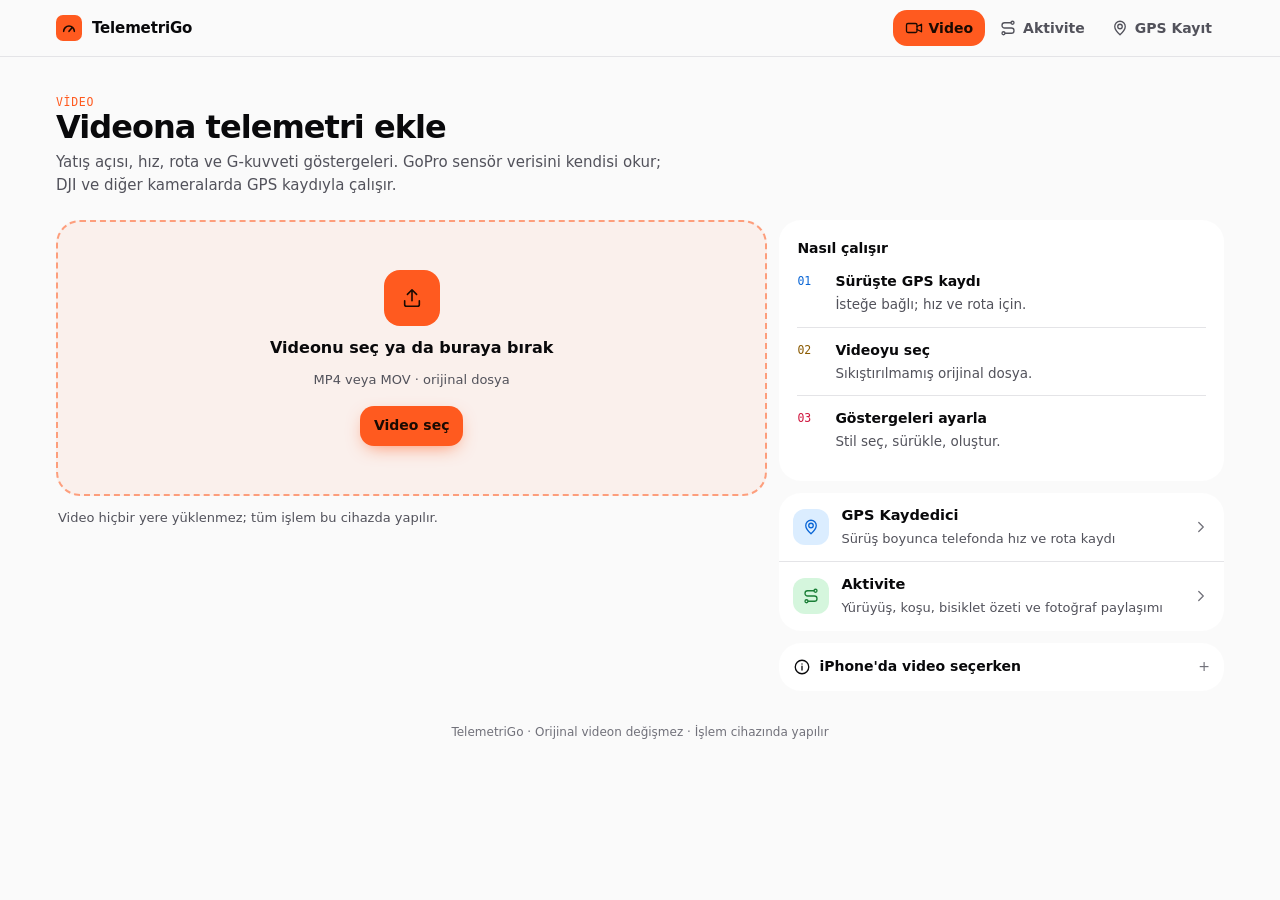
<file: index.html>
<!DOCTYPE html>
<html lang="tr">
<head>
<meta charset="utf-8">
<meta name="viewport" content="width=device-width, initial-scale=1, maximum-scale=1, user-scalable=no, viewport-fit=cover">
<meta name="theme-color" content="#09090B" media="(prefers-color-scheme: dark)">
<meta name="theme-color" content="#FAFAFA" media="(prefers-color-scheme: light)">
<meta name="apple-mobile-web-app-capable" content="yes">
<meta name="mobile-web-app-capable" content="yes">
<meta name="apple-mobile-web-app-status-bar-style" content="black-translucent">
<meta name="apple-mobile-web-app-title" content="TelemetriGo">
<meta name="description" content="GoPro ve DJI videolarına yatış açısı, hız, rota, G-kuvveti göstergeleri ekle. Tüm işlem cihazında yapılır.">
<link rel="manifest" href="manifest.webmanifest">
<link rel="apple-touch-icon" href="icon-180.png">
<link rel="icon" href="icon-192.png">
<title>TelemetriGo — Videona yatış, hız ve rota göstergeleri ekle</title>
<link rel="stylesheet" href="ui.0b06b35d.css">
<style>

  /* uygulama içi video editörü */
  html.inapp #work:not(.hidden) { position: fixed; inset: 0; z-index: 50; display: flex; flex-direction: column; background: var(--bg); }
  html.inapp .previewcard { position: static; margin: 0; border-radius: 0; border: 0; padding: 6px 12px 4px; background: transparent; }
  html.inapp .previewcard .stage video { max-height: 34vh; }
  html.inapp .vdock { flex: 1; min-height: 0; display: flex; flex-direction: column; background: var(--panel); border-radius: 22px 22px 0 0; box-shadow: 0 -1px 0 var(--line); }
  html.inapp #exportCard #go { display: none; }
  html.inapp .vdPane { flex: 1; min-height: 0; overflow-y: auto; padding: 6px 12px 8px; -webkit-overflow-scrolling: touch; }
  html.inapp .vdPane .card { background: transparent; border: 0; box-shadow: none; padding: 0; margin: 0 0 12px; }
  .dk-g { display: flex; flex-direction: column; gap: 10px; } .dk-g[hidden] { display: none; }
  html.inapp .vdock .gobar { position: static; flex: none; padding: 6px 12px calc(10px + env(safe-area-inset-bottom)); background: transparent; backdrop-filter: none; }
  html.inapp .vdock .gobar.hidden { display: none; }
  .seg.wrap { flex-wrap: wrap; } .seg.wrap button { flex: 1 1 auto; white-space: nowrap; }

  html.inapp .modes { display: flex; gap: 4px; margin: 12px 14px 2px; padding: 3px; background: var(--raised); border-radius: 14px; flex: none; }
  html.inapp .modes button { flex: 1; border: 0; background: transparent; color: var(--text-2); font: 650 14px/1 inherit; padding: 11px 8px; border-radius: 11px; }
  html.inapp .modes button.on { background: var(--panel); color: var(--text); box-shadow: 0 0 0 1px var(--line-2); }
  .crow { display: flex; gap: 8px; flex-wrap: wrap; } .pill { border: 0; border-radius: 999px; padding: 8px 14px; background: var(--raised); color: var(--text-2); font: 600 13.5px/1 inherit; } .pill.on { background: var(--text); color: var(--bg); } .pill.add { background: transparent; box-shadow: inset 0 0 0 1px var(--line-2); }
  .fld .field-l { margin: 4px 0 6px; font-size: 12.5px; color: var(--text-3); }
  .empty-note { display: grid; gap: 4px; padding: 16px; border-radius: 14px; background: var(--raised); } .empty-note span { color: var(--text-2); font-size: 13.5px; }
  .tl { display: grid; gap: 8px; margin-bottom: 12px; }
  .tlTrack { position: relative; height: 54px; border-radius: 14px; background: repeating-linear-gradient(90deg, var(--raised) 0 8px, color-mix(in srgb, var(--raised) 85%, var(--text) 15%) 8px 9px); touch-action: none; overflow: hidden; }
  .tlSeg { position: absolute; top: 0; bottom: 0; background: color-mix(in srgb, var(--acc) 35%, transparent); border: 2px solid var(--acc); border-radius: 12px; cursor: grab; }
  .tlH { position: absolute; top: 0; bottom: 0; width: 26px; } .tlH::after { content: ""; position: absolute; top: 14px; bottom: 14px; left: 10px; width: 5px; border-radius: 3px; background: var(--acc); }
  .tlH.l { left: -4px; } .tlH.r { right: -4px; }
  .tlPlay { position: absolute; top: 0; bottom: 0; width: 2px; background: var(--text); pointer-events: none; opacity: .85; }
  .tlRead { display: grid; grid-template-columns: repeat(3, 1fr); text-align: center; } .tlRead small { display: block; color: var(--text-3); font-size: 11.5px; } .tlRead b { font-size: 17px; font-variant-numeric: tabular-nums; }
  .tlAxis { display: flex; justify-content: space-between; color: var(--text-3); font-size: 11.5px; margin-top: -4px; }
  .posgrid { display: grid; grid-template-columns: repeat(3, 1fr); gap: 8px; } .posgrid button { position: relative; height: 54px; border: 0; border-radius: 12px; background: var(--raised); } .posgrid button i { position: absolute; width: 14px; height: 14px; border-radius: 4px; background: var(--acc); transform: translate(-50%, -50%); }
  /* uygulama içi seçim ekranı */
  html.inapp #lastGpx { display: none !important; }
  html.inapp #pickCard { min-height: 100dvh; display: grid; place-content: center; text-align: center; padding: 0 28px; gap: 14px; }
  html.inapp #pickCard .ph, html.inapp #pickCard .start { display: none; } html:not(.inapp) .pk { display: none; }
  html.inapp #pickCard .pk { display: grid; gap: 12px; justify-items: center; }
  html.inapp .pkIc { width: 84px; height: 84px; border-radius: 26px; display: grid; place-items: center; background: color-mix(in srgb, var(--acc) 16%, transparent); color: var(--acc); }
  html.inapp .pkIc svg { width: 38px; height: 38px; } html.inapp .pk h1 { margin: 6px 0 0; font-size: 26px; } html.inapp .pk p { margin: 0; color: var(--text-2); max-width: 300px; line-height: 1.45; }
  html.inapp .pk .big { margin-top: 10px; min-width: 240px; justify-content: center; } html.inapp .pk small { color: var(--text-3); }
  html.inapp .pk .two { display: grid; gap: 8px; width: 100%; max-width: 320px; margin-top: 6px; } html.inapp .pk .two div { text-align: left; padding: 12px 14px; border-radius: 14px; background: var(--raised); font-size: 13.5px; color: var(--text-2); } html.inapp .pk .two b { color: var(--text); display: block; }
  .layout { display: grid; gap: var(--s3); }
  @media (min-width: 900px) { .layout { grid-template-columns: minmax(0, 1.6fr) minmax(340px, 1fr); align-items: start; } .layout > .left { position: sticky; top: 72px; } }
  @media (max-width: 899px) {
    .layout { display: block; } .layout > .left { display: contents; }
    .previewcard { position: sticky; top: 56px; z-index: 6; border-radius: 0; border-left: 0; border-right: 0; margin: calc(-1 * var(--s4)) calc(-1 * var(--s4)) var(--s3); padding: var(--s2) var(--s3); }
    .inapp .previewcard { top: 0; padding-top: max(var(--s2), env(safe-area-inset-top)); }
    .previewcard .stage video { max-height: 30vh; }
    .previewcard .toolbar { flex-wrap: nowrap; overflow-x: auto; margin-top: var(--s2); scrollbar-width: none; }
  }
  .stage { position: relative; background: #000; border-radius: var(--r-sm); overflow: hidden; }
  .stage video { display: block; width: 100%; max-height: 62vh; }
  .stage canvas { position: absolute; left: 0; top: 0; pointer-events: none; }
  .stage.editing { outline: 1px dashed var(--text-2); outline-offset: 3px; }
  .stage.editing canvas { pointer-events: auto; cursor: move; touch-action: none; }
  .stage.editing video { pointer-events: none; }
  .stage.cardmode canvas { pointer-events: auto; touch-action: none; } .stage.cardmode video { pointer-events: none; }
  .toolbar { display: flex; gap: var(--s2); flex-wrap: wrap; margin-top: var(--s3); }
  .chipsinfo { display: flex; gap: 6px; flex-wrap: wrap; margin-top: var(--s3); }
  .chipsinfo span { border: 1px solid var(--line); border-radius: 6px; padding: 3px 8px; font-size: 12.5px; color: var(--text-2); background: var(--raised); }
  .chipsinfo b { color: var(--text); font-weight: 550; }
  .start { display: grid; gap: var(--s3); grid-template-columns: 1fr; }
  @media (min-width: 900px) { .start { grid-template-columns: 1.6fr 1fr; align-items: start; } }
  .how { display: grid; gap: 0; counter-reset: s; }
  .how div { display: grid; grid-template-columns: 28px 1fr; gap: 2px 10px; padding: 12px 0; border-top: 1px solid var(--line); font-size: 13.5px; color: var(--text-2); }
  .how div:first-child { border-top: 0; padding-top: 0; }
  .how div::before { counter-increment: s; content: "0" counter(s); font: 500 11.5px/20px var(--mono); color: var(--text-3); grid-row: span 2; }
  .how b { color: var(--text); font-weight: 550; font-size: 14px; }
  .presets { display: grid; grid-template-columns: repeat(4, 1fr); gap: 6px; margin-bottom: var(--s3); }
  .presets .btn { min-height: 36px; font-size: 13px; padding: 6px; }
  .grow-row { display: flex; align-items: center; gap: var(--s2); border-top: 1px solid var(--line); padding: 2px 2px 2px 0; }
  .grow-row:first-child { border-top: 0; }
  .grow-row.sel .gname b::after { content: ""; display: inline-block; width: 6px; height: 6px; border-radius: 50%; background: var(--text); margin-left: 8px; vertical-align: 2px; }
  .grow-row.na { opacity: .5; }
  .grow-row .gname { flex: 1; text-align: left; background: none; border: 0; padding: 8px 4px; cursor: pointer; min-height: 48px; border-radius: var(--r-xs); }
  .grow-row .gname b { display: block; font-weight: 550; font-size: 14.5px; }
  .grow-row .gname small { color: var(--text-3); font-size: 12.5px; }
  .na-group { margin-top: var(--s2); border-top: 1px solid var(--line); }
  .na-group summary { cursor: pointer; color: var(--text-3); font-size: 13px; padding: var(--s3) 2px; min-height: 40px; display: flex; align-items: center; }
  .geditor { border: 1px solid var(--line); background: var(--raised); border-radius: var(--r-sm); padding: var(--s3); margin: 0 0 var(--s3); }
  .styles { display: grid; grid-template-columns: repeat(auto-fill, minmax(104px, 1fr)); gap: 6px; }
  .styles button { background: #0C0C0E; border: 1px solid var(--line-2); border-radius: var(--r-sm); padding: 5px; cursor: pointer; display: flex; flex-direction: column; align-items: center; gap: 4px; min-height: 44px; color: #A1A1AA; transition: border-color var(--t); }
  .styles button:hover { border-color: #52525B; }
  .styles button.on { border-color: var(--text); box-shadow: 0 0 0 1px var(--text); }
  .styles canvas { width: 100%; height: auto; display: block; border-radius: 4px; }
  .styles small { font-size: 11.5px; }
  .styles button.on small { color: #FAFAFA; }
  .chips { display: flex; gap: 10px; margin-top: var(--s4); align-items: center; flex-wrap: wrap; }
  .chips span { color: var(--text-2); font-size: 13px; margin-right: auto; }
  .chip { width: 26px; height: 26px; border-radius: 50%; border: 0; cursor: pointer; padding: 0; box-shadow: inset 0 0 0 1px rgba(0,0,0,.25); transition: box-shadow var(--t); }
  .chip.on { box-shadow: 0 0 0 2px var(--bg), 0 0 0 4px var(--text); }
  #gpsCov { margin: 0 0 4px; }
  .nudge .btn { flex: 1; padding: 6px 4px; }
  .inapp main { padding-bottom: calc(170px + env(safe-area-inset-bottom)); }
  .inapp .gobar { bottom: 84px; border-top: 0; background: none; padding-bottom: var(--s2); }
  @media (min-width: 900px) { .gobar { display: none; } main { padding-bottom: var(--s6); } }
  @media (max-width: 560px) { .presets { grid-template-columns: repeat(2, 1fr); } .ph h1 { font-size: 24px; } }
</style>
</head>
<body>
<svg width="0" height="0" style="position:absolute" aria-hidden="true">
  <symbol id="i-video" viewBox="0 0 24 24"><rect x="2" y="6" width="14" height="12" rx="2"/><path d="m16 10 6-3v10l-6-3"/></symbol>
  <symbol id="i-pin" viewBox="0 0 24 24"><path d="M12 21s-7-6.2-7-11a7 7 0 0 1 14 0c0 4.8-7 11-7 11z"/><circle cx="12" cy="10" r="3"/></symbol>
  <symbol id="i-move" viewBox="0 0 24 24"><path d="M12 2v20M2 12h20M5 9l-3 3 3 3M19 9l3 3-3 3M9 5l3-3 3 3M9 19l3 3 3-3"/></symbol>
  <symbol id="i-level" viewBox="0 0 24 24"><path d="M3 12h4M17 12h4"/><circle cx="12" cy="12" r="5"/><path d="M12 7v2M12 15v2"/></symbol>
  <symbol id="i-down" viewBox="0 0 24 24"><path d="M12 3v12M7 10l5 5 5-5M5 21h14"/></symbol>
  <symbol id="i-chev" viewBox="0 0 24 24"><path d="m9 6 6 6-6 6"/></symbol>
  <symbol id="i-info" viewBox="0 0 24 24"><circle cx="12" cy="12" r="9"/><path d="M12 11v5M12 8h.01"/></symbol>
  <symbol id="i-route" viewBox="0 0 24 24"><circle cx="6" cy="19" r="2"/><circle cx="18" cy="5" r="2"/><path d="M8 19h8.5a3.5 3.5 0 0 0 0-7h-9a3.5 3.5 0 0 1 0-7H16"/></symbol>
  <symbol id="i-upload" viewBox="0 0 24 24"><path d="M12 15V3M7 8l5-5 5 5"/><path d="M4 15v4a2 2 0 0 0 2 2h12a2 2 0 0 0 2-2v-4"/></symbol>
  <symbol id="i-sync" viewBox="0 0 24 24"><path d="M20 11a8 8 0 0 0-14.9-3M4 13a8 8 0 0 0 14.9 3"/><path d="M5 4v4h4M19 20v-4h-4"/></symbol>
</svg>
<header class="topbar"><div class="in">
  <a class="brand" href="./"><span class="mark" aria-hidden="true"><svg viewBox="0 0 24 24"><path d="M4 17a8 8 0 0 1 16 0"/><path d="M12 17l4.5-5.5"/></svg></span>TelemetriGo</a>
  <nav class="nav" aria-label="Sayfalar">
    <a href="./" aria-current="page"><svg class="i"><use href="#i-video"/></svg><span>Video</span></a>
    <a href="aktivite.html"><svg class="i"><use href="#i-route"/></svg><span>Aktivite</span></a>
    <a href="kayit.html"><svg class="i"><use href="#i-pin"/></svg><span>GPS Kayıt</span></a>
  </nav>
</div></header>
<main>
  <div id="pickCard">
    <div class="pk" id="pk">
      <div class="pkIc"><svg viewBox="0 0 24 24" fill="none" stroke="currentColor" stroke-width="1.8" stroke-linecap="round" stroke-linejoin="round"><rect x="3" y="5" width="18" height="14" rx="3"/><path d="m10 9.5 4.5 2.5-4.5 2.5z"/></svg></div>
      <h1>Videonu seç</h1>
      <p id="pkText"></p>
      <label class="btn primary lg big" for="file">Video seç</label>
      <small>Video hiçbir yere yüklenmez; işlem bu cihazda yapılır.</small>
    </div>
    <div class="ph">
      <div class="eyebrow">Video</div>
      <h1>Videona telemetri ekle</h1>
      <p>Yatış açısı, hız, rota ve G-kuvveti göstergeleri. GoPro sensör verisini kendisi okur; DJI ve diğer kameralarda GPS kaydıyla çalışır.</p>
    </div>
    <div class="start">
      <section>
        <label class="drop" for="file" id="dropZone">
          <span class="ic"><svg class="i" style="width:22px;height:22px"><use href="#i-upload"/></svg></span>
          <strong>Videonu seç ya da buraya bırak</strong>
          <span class="muted small">MP4 veya MOV · orijinal dosya</span>
          <span class="btn primary" style="margin-top:6px">Video seç</span>
        </label>
        <input id="file" class="sr" type="file" accept="video/mp4,video/quicktime,.mp4,.mov" aria-label="Video dosyası seç">
        <p class="muted small" style="margin:var(--s3) 2px 0">Video hiçbir yere yüklenmez; tüm işlem bu cihazda yapılır.</p>
      </section>
      <div>
        <section class="card">
          <h2 class="sec-h">Nasıl çalışır</h2>
          <div class="how">
            <div><b>Sürüşte GPS kaydı</b>İsteğe bağlı; hız ve rota için.</div>
            <div><b>Videoyu seç</b>Sıkıştırılmamış orijinal dosya.</div>
            <div><b>Göstergeleri ayarla</b>Stil seç, sürükle, oluştur.</div>
          </div>
        </section>
        <div class="list" id="recCard" style="margin-bottom:var(--s3)">
          <a class="li" href="kayit.html"><span class="ic"><svg class="i"><use href="#i-pin"/></svg></span><span class="t"><b>GPS Kaydedici</b><small>Sürüş boyunca telefonda hız ve rota kaydı</small></span><svg class="i chev"><use href="#i-chev"/></svg></a>
          <a class="li" href="aktivite.html"><span class="ic"><svg class="i"><use href="#i-route"/></svg></span><span class="t"><b>Aktivite</b><small>Yürüyüş, koşu, bisiklet özeti ve fotoğraf paylaşımı</small></span><svg class="i chev"><use href="#i-chev"/></svg></a>
        </div>
        <details class="tip">
          <summary><svg class="i"><use href="#i-info"/></svg>iPhone'da video seçerken</summary>
          <p>"Fotoğraf Arşivi" yerine <b>Gözat / Dosyalar</b>'dan seç; arşivden seçilen video sıkıştırılabilir ve sensör verisi kaybolur. Video Fotoğraflar'daysa önce Paylaş → <b>Dosyalara Kaydet</b>. WhatsApp'tan gelen videolarda veri silinmiş olur.</p>
        </details>
      </div>
    </div>
  </div>

<div id="msg" role="status" aria-live="polite"></div>

  <div id="work" class="hidden">
    <div class="layout">
      <div class="left">
        <section class="card previewcard">
          <div class="stage" id="stage">
            <video id="video" playsinline controls preload="metadata" muted></video>
            <canvas id="ov"></canvas>
          </div>
          <div id="editHint" class="msg warn hidden" style="margin:var(--s3) 0 0">Göstergeleri parmağınla sürükle; kenarlara ve ortaya yaklaşınca hizalanır. Bitince <b>Bitti</b>'ye bas.</div>
          <div class="toolbar">
            <button id="editBtn" class="btn sm"><svg class="i"><use href="#i-move"/></svg><span>Konumları düzenle</span></button>
            <button id="calBtn" class="btn sm" title="Videoda motorun dik durduğu ana git ve bas"><svg class="i"><use href="#i-level"/></svg><span>Bu anı düz kabul et</span></button>
            <button id="calClr" class="btn sm ghost hidden">Sıfırlamayı kaldır</button>
          </div>
        </section>
        <section class="card infocard">
          <p id="calInfo" class="muted small" style="margin:0 2px">Kamera eğik takılıysa yatış dururken bile birkaç derece gösterebilir. Videoda motorun dik durduğu bir ana git ve <b>Bu anı düz kabul et</b>'e bas.</p>
          <div class="chipsinfo" id="info"></div>
        </section>
      </div>
      <div class="right">
        <section class="card">
          <h2 class="sec-h"><span class="idx">01</span>GPS<span class="opt">isteğe bağlı</span></h2>
          <button id="lastGpx" class="btn primary block hidden" style="margin-bottom:var(--s2)"></button>
          <div id="actPick" class="hidden" style="margin-bottom:var(--s2)"><div class="field-l" style="font-size:12.5px;color:var(--text-3);margin:0 0 6px">Aktivite verisi</div><select id="actSel" class="typesel" style="width:100%"></select></div>
          <button id="gpxBtn" class="btn block"><svg class="i"><use href="#i-pin"/></svg><span>Telefondan GPX dosyası ekle</span></button>
          <p id="gpsRecLink" class="muted small" style="margin:var(--s2) 2px 0">GPS kaydın yok mu? Sürüşte <a href="kayit.html">GPS Kaydedici</a>'yi aç.</p>
          <input id="gpxFile" class="sr" type="file" aria-label="GPX dosyası seç">
          <div id="gpsBox" class="hidden">
            <div id="alStatus" class="msg" style="margin-top:var(--s3)"></div>
            <p id="alInfo" class="muted small" style="margin:var(--s2) 2px"></p>
            <div class="slider"><label for="off">İnce ayar <b id="offV" class="num"></b></label><input id="off" type="range" min="-60" max="60" step="0.1" value="0"></div>
            <div class="row nudge">
              <button class="btn sm" data-off="-1">−1 sn</button><button class="btn sm" data-off="-0.1">−0,1</button>
              <button class="btn sm" data-off="0.1">+0,1</button><button class="btn sm" data-off="1">+1 sn</button>
            </div>
            <div class="alClock">
              <div class="field-l" style="margin:var(--s3) 0 4px;font-size:12.5px;color:var(--text-3)">Videonun üstünde saat damgası görüyorsan</div>
              <p id="alNow" class="muted small" style="margin:0 2px 8px"></p>
              <div class="row"><input id="clkIn" type="time" step="1" aria-label="Videodaki saat" class="typesel" style="flex:1"><button id="clkSet" class="btn">Bu saate eşitle</button></div>
              <p id="clkMsg" class="muted small" style="margin:6px 2px 0"></p>
            </div>
            <details id="alAdv" style="margin-top:var(--s3)"><summary class="muted small" style="cursor:pointer">Gelişmiş eşitleme ve GPS bilgisi</summary>
            <p id="gpsInfo" class="muted small" style="margin:var(--s3) 0"></p>
            <div id="gpsCov" class="msg"></div>
            <div class="slider" style="margin-top:var(--s3)"><label for="gAt">Videonun şu karesi GPX'te <b id="gAtV" class="num"></b></label><input id="gAt" type="range" min="0" max="100" step="1" value="0"></div>
            <p id="gAtInfo" class="muted small" style="margin:0 2px var(--s2)"></p>
            <button id="gSet" class="btn block"><svg class="i"><use href="#i-pin"/></svg><span>Oynatılan kareyi bu GPX anına oturt</span></button>
            <button id="gReset" class="btn block ghost" style="margin-top:var(--s2)">Kaydırmayı sıfırla</button>
            <button id="autoSync" class="btn block" style="margin-top:var(--s2)"><svg class="i"><use href="#i-sync"/></svg><span>Otomatik eşitle (sensörle)</span></button>
            <p id="syncMsg" class="muted small" style="margin:var(--s2) 2px 0"></p>
            </details>
            <button id="gpxRemove" class="btn ghost block" style="margin-top:var(--s2)">GPX'i kaldır</button>
          </div>
        </section>

        <section class="card">
          <h2 class="sec-h"><span class="idx">02</span>Göstergeler</h2>
          <div class="presets" id="presets" role="group" aria-label="Hazır yerleşimler"></div>
          <div id="gauges"></div>
          <p class="muted small" style="margin:var(--s2) 2px 0">Bir göstergeye dokunarak stilini ve boyutunu seç. Yerini değiştirmek için önizlemede <b>Konumları düzenle</b>.</p>
        </section>

        <section class="card" id="cardsCard">
          <h2 class="sec-h"><span class="idx">03</span>Aktivite kartı<span class="opt">isteğe bağlı</span></h2>
          <div id="cbC"></div><div id="cbT"></div><div id="cbL"></div>
        </section>

        <section class="card">
          <h2 class="sec-h"><span class="idx">04</span>Görünüm</h2>
          <div class="seg" id="theme" role="group" aria-label="Tema"></div>
          <div class="slider"><label>Genel boyut <b id="sizeV" class="num"></b></label><input type="range" min="60" max="150" step="5" data-k="size" aria-label="Genel boyut"></div>
          <div class="slider"><label>Arka plan koyuluğu <b id="opacityV" class="num"></b></label><input type="range" min="0" max="100" step="5" data-k="opacity" aria-label="Arka plan koyuluğu"></div>
          <div class="slider"><label>Yatış göstergesi aralığı <b id="leanRangeV" class="num"></b></label><input type="range" min="15" max="60" step="15" data-k="leanRange" aria-label="Yatış aralığı"></div>
          <div class="chips" id="chips"><span>Renk</span></div>
        </section>

        <section class="card" id="exportCard">
          <h2 class="sec-h"><span class="idx">05</span>Dışa aktar</h2>
          <div class="seg" id="res" role="group" aria-label="Çözünürlük">
            <button data-v="1080" class="on">1080p<small>hızlı · paylaşım</small></button>
            <button data-v="orig">Orijinal<small id="origLbl">tam kalite</small></button>
          </div>
          <button id="go" class="btn primary block lg" style="margin-top:var(--s3)"><svg class="i"><use href="#i-down"/></svg><span>Videoyu oluştur</span></button>
          <div id="prog" class="hidden" aria-live="polite">
            <div class="bar"><i id="barI"></i></div>
            <div class="row"><span class="muted grow num" id="progT">Hazırlanıyor…</span><button id="cancel" class="btn sm">İptal</button></div>
            <p class="muted small" style="margin:var(--s2) 0 0">İşlem bitene kadar bu sayfada kal ve ekranı kapatma.</p>
          </div>
          <div id="done" class="hidden" style="margin-top:var(--s3)">
            <div class="msg ok" id="doneT"></div>
            <div class="row"><button id="share" class="btn primary grow">Kaydet / Paylaş</button><a id="dl" class="btn grow">İndir</a></div>
          </div>
        </section>
        <button id="again" class="btn ghost block">Başka video seç</button>
      </div>
    </div>
  </div>
  <footer class="foot">TelemetriGo · Orijinal videon değişmez · İşlem cihazında yapılır</footer>
</main>
<div class="gobar hidden" id="gobar"><button class="btn primary block lg" id="goMobile"><svg class="i"><use href="#i-down"/></svg><span>Videoyu oluştur</span></button></div>
<script type="module" src="app.73edbf12.js"></script>
</body>
</html>
</file>
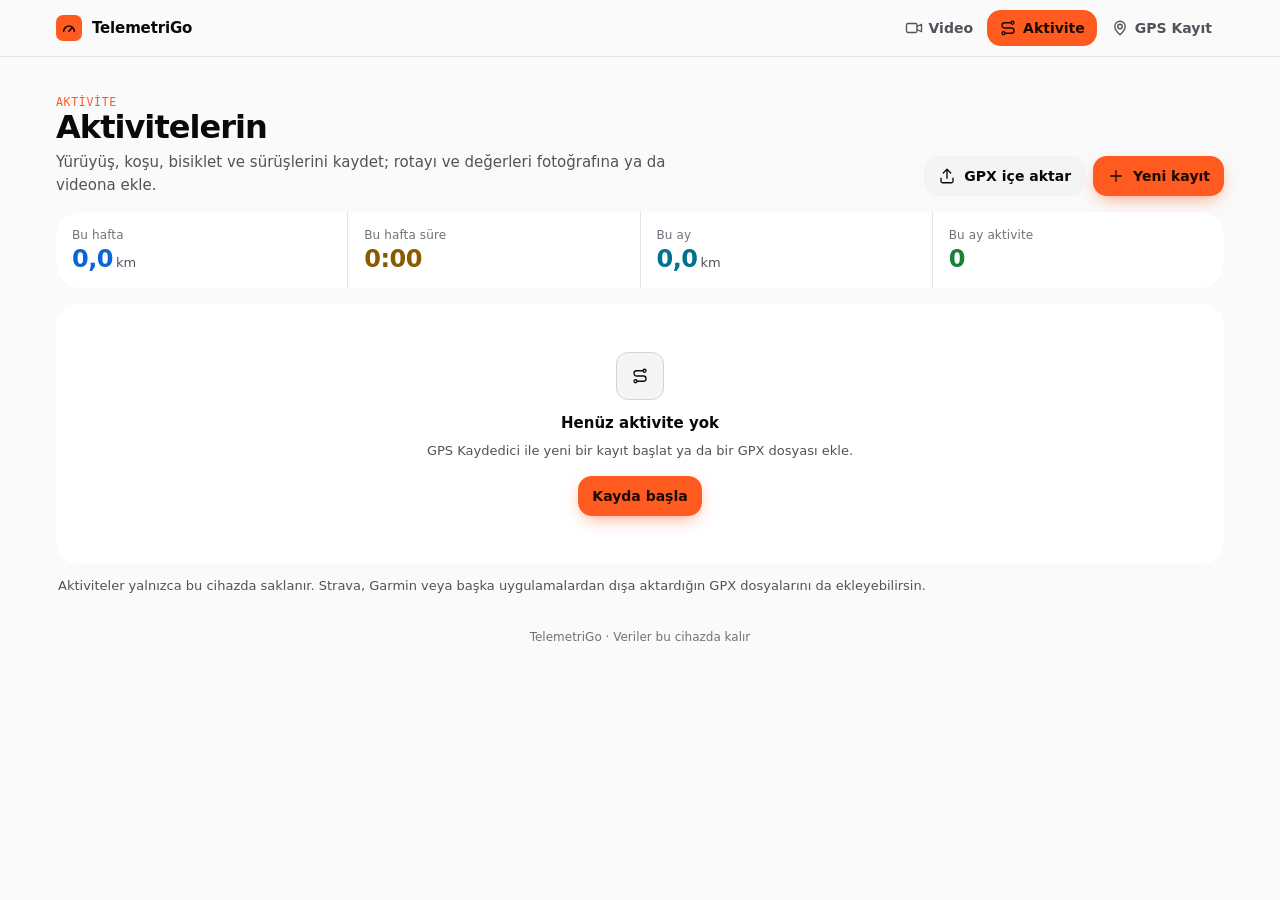
<file: aktivite.html>
<!DOCTYPE html>
<html lang="tr">
<head>
<meta charset="utf-8">
<meta name="viewport" content="width=device-width, initial-scale=1, maximum-scale=1, user-scalable=no, viewport-fit=cover">
<meta name="theme-color" content="#09090B" media="(prefers-color-scheme: dark)">
<meta name="theme-color" content="#FAFAFA" media="(prefers-color-scheme: light)">
<meta name="apple-mobile-web-app-capable" content="yes">
<meta name="mobile-web-app-capable" content="yes">
<meta name="apple-mobile-web-app-status-bar-style" content="black-translucent">
<link rel="manifest" href="manifest.webmanifest">
<link rel="apple-touch-icon" href="icon-180.png">
<link rel="icon" href="icon-192.png">
<title>Aktivite · TelemetriGo</title>
<link rel="stylesheet" href="ui.0b06b35d.css">
<style>

  /* uygulama içi editör */
  html.inapp #vEdit:not(.hidden) { position: fixed; inset: 0; z-index: 60; display: flex; flex-direction: column; background: var(--bg); }
  .edTop { display: grid; grid-template-columns: 1fr auto 1fr; align-items: center; padding: calc(10px + env(safe-area-inset-top)) 12px 6px; }
  .edTop .back { margin: 0; } .edTop b { font-size: 16px; }
  .edStage { flex: 1; min-height: 0; display: grid; padding-top: 8px; }
  .edStage .canvasbox { background: transparent; padding: 6px 14px; }
  html.inapp #ed { max-height: none; } .edStage .canvasbox { height: 100%; min-height: 0; }
  .dock { background: var(--panel); border-radius: 22px 22px 0 0; box-shadow: 0 -1px 0 var(--line); padding-bottom: calc(10px + env(safe-area-inset-bottom)); }
  .dockPane { height: 150px; overflow-y: auto; padding: 12px 14px 8px; display: flex; flex-direction: column; gap: 10px; justify-content: center; }
  .dockPane .card { background: transparent; border: 0; padding: 0; box-shadow: none; } .dockPane .field-l { display: none; } .dk-g { display: flex; flex-direction: column; gap: 10px; } .dk-g[hidden] { display: none; } .dk-h { margin: 0; color: var(--text-3); font-size: 12.5px; }
  .dockPane .opt-row { padding: 6px 0; }
  .dockAct { display: flex; gap: 8px; padding: 4px 12px 0; } .dockAct .btn { flex: 1; justify-content: center; min-height: 46px; } .dockAct .btn.primary { flex: 1.6; }
  .dk-info { margin: 6px 14px 0; font-size: 11.5px; color: var(--text-3); text-align: center; }
  .seg.wrap { flex-wrap: wrap; } .seg.wrap button { flex: 1 1 auto; white-space: nowrap; }
  .head-row { display: flex; align-items: flex-end; gap: var(--s3); flex-wrap: wrap; margin: var(--s5) 0 var(--s4); }
  .head-row .ph { margin: 0; flex: 1; min-width: 240px; }
  .back { display: inline-flex; align-items: center; gap: 4px; color: var(--text-2); text-decoration: none; font-size: 14px; margin: var(--s4) 0 0; min-height: 36px; }
  .back:hover { color: var(--text); }
  .back svg { transform: rotate(180deg); }
  .grid2 { display: grid; gap: var(--s3); }
  @media (min-width: 900px) { .grid2 { grid-template-columns: minmax(0, 1.5fr) minmax(320px, 1fr); align-items: start; } .grid2 > .sticky { position: sticky; top: 72px; } }
  .mapwrap { position: relative; aspect-ratio: 4 / 3; background: var(--raised); border-radius: var(--r) var(--r) 0 0; overflow: hidden; }
  .mapwrap canvas { position: absolute; inset: 0; width: 100%; height: 100%; touch-action: none; }
  .mapbar { display: flex; gap: var(--s2); padding: var(--s3); border-top: 1px solid var(--line); align-items: center; flex-wrap: wrap; }
  .mapbar .seg { flex: 1; min-width: 260px; }
  .chart { width: 100%; height: 150px; display: block; }
  table.splits { width: 100%; border-collapse: collapse; font-size: 13.5px; font-variant-numeric: tabular-nums; }
  table.splits th { text-align: left; font-weight: 500; color: var(--text-3); font-size: 12px; padding: 0 0 8px; }
  table.splits td { padding: 7px 0; border-top: 1px solid var(--line); }
  table.splits td.b { width: 45%; padding-left: 10px; }
  table.splits .bar2 { height: 6px; border-radius: 3px; background: var(--text); opacity: .85; }
  table.splits tr.best .bar2 { background: var(--ok); opacity: 1; }
  .typesel { appearance: none; background: var(--raised); border: 1px solid var(--line-2); border-radius: var(--r-sm); padding: 0 30px 0 12px; height: 36px; font-size: 13.5px; cursor: pointer;
    background-image: url("data:image/svg+xml,%3Csvg xmlns='http://www.w3.org/2000/svg' width='12' height='12' viewBox='0 0 24 24' fill='none' stroke='%23888' stroke-width='2.5'%3E%3Cpath d='m6 9 6 6 6-6'/%3E%3C/svg%3E"); background-repeat: no-repeat; background-position: right 10px center; }
  .empty { text-align: center; padding: var(--s7) var(--s4); color: var(--text-2); }
  .empty .ic { width: 48px; height: 48px; border-radius: 12px; border: 1px solid var(--line-2); display: grid; place-items: center; margin: 0 auto var(--s3); background: var(--raised); color: var(--text); }
  .li .meta { text-align: right; font-variant-numeric: tabular-nums; } .li .meta b { display: block; font-weight: 600; } .li .meta small { color: var(--text-3); font-size: 12.5px; }
  .li .ic svg { width: 18px; height: 18px; }
  /* editör */
  .canvasbox { position: relative; }
  .addph { position: absolute; inset: 0; display: grid; place-items: center; padding: var(--s4); background: color-mix(in srgb, var(--bg) 62%, transparent); backdrop-filter: blur(3px); -webkit-backdrop-filter: blur(3px); border-radius: var(--r-sm); z-index: 2; }
  .addph.hidden { display: none; }
  .addph .in { display: grid; gap: 10px; justify-items: center; text-align: center; max-width: 260px; }
  .addph .ic { width: 52px; height: 52px; border-radius: 14px; background: var(--raised); border: 1px solid var(--line-2); display: grid; place-items: center; }
  .addph .ic .i { width: 24px; height: 24px; }
  .addph span { color: var(--text-2); font-size: 13.5px; }
  .inapp #vEdit .back, .inapp #vEdit .ph { display: none; }
  .canvasbox { background: repeating-conic-gradient(var(--raised) 0 25%, var(--panel) 0 50%) 0 0 / 16px 16px; border-radius: var(--r-sm); display: grid; place-items: center; padding: var(--s3); }
  #ed { max-width: 100%; max-height: 70vh; display: block; touch-action: none; cursor: grab; border-radius: 6px; box-shadow: 0 0 0 1px var(--line); }
  @media (max-width: 899px) {
    .edprev { position: sticky; top: 56px; z-index: 6; margin: 0 calc(-1 * var(--s4)) var(--s3); border-radius: 0; border-left: 0; border-right: 0; padding: var(--s2); }
    .inapp .edprev { top: 0; padding-top: max(var(--s2), env(safe-area-inset-top)); }
    #ed { max-height: 42vh; }
  }
  .chips { display: flex; gap: 10px; flex-wrap: wrap; align-items: center; }
  .chip { width: 28px; height: 28px; border-radius: 50%; border: 0; cursor: pointer; padding: 0; box-shadow: inset 0 0 0 1px rgba(127,127,127,.4); }
  .chip.on { box-shadow: 0 0 0 2px var(--bg), 0 0 0 4px var(--text); }
  .toggles { display: flex; flex-wrap: wrap; gap: 6px; }
  .toggles button { border: 1px solid var(--line-2); background: var(--raised); border-radius: 999px; padding: 0 12px; height: 34px; font-size: 13px; cursor: pointer; color: var(--text-2); }
  .toggles button.on { background: var(--inv); color: var(--on-inv); border-color: transparent; }
  .opt-row { display: flex; align-items: center; justify-content: space-between; gap: var(--s3); padding: 10px 0; border-top: 1px solid var(--line); font-size: 14px; }
  .opt-row:first-of-type { border-top: 0; }
  .opt-row small { display: block; color: var(--text-3); font-size: 12.5px; }
  .field-l { font-size: 12.5px; color: var(--text-3); margin: var(--s4) 0 6px; }
  .field-l:first-child { margin-top: 0; }
  .seg.wrap { flex-wrap: wrap; } .seg.wrap button { flex: 1 0 auto; }
</style>
</head>
<body>
<svg width="0" height="0" style="position:absolute" aria-hidden="true">
  <symbol id="i-video" viewBox="0 0 24 24"><rect x="2" y="6" width="14" height="12" rx="2"/><path d="m16 10 6-3v10l-6-3"/></symbol>
  <symbol id="i-pin" viewBox="0 0 24 24"><path d="M12 21s-7-6.2-7-11a7 7 0 0 1 14 0c0 4.8-7 11-7 11z"/><circle cx="12" cy="10" r="3"/></symbol>
  <symbol id="i-route" viewBox="0 0 24 24"><circle cx="6" cy="19" r="2"/><circle cx="18" cy="5" r="2"/><path d="M8 19h8.5a3.5 3.5 0 0 0 0-7h-9a3.5 3.5 0 0 1 0-7H16"/></symbol>
  <symbol id="i-chev" viewBox="0 0 24 24"><path d="m9 6 6 6-6 6"/></symbol>
  <symbol id="i-plus" viewBox="0 0 24 24"><path d="M12 5v14M5 12h14"/></symbol>
  <symbol id="i-upload" viewBox="0 0 24 24"><path d="M12 15V3M7 8l5-5 5 5"/><path d="M4 15v4a2 2 0 0 0 2 2h12a2 2 0 0 0 2-2v-4"/></symbol>
  <symbol id="i-image" viewBox="0 0 24 24"><rect x="3" y="3" width="18" height="18" rx="2"/><circle cx="9" cy="9" r="2"/><path d="m21 15-5-5L5 21"/></symbol>
  <symbol id="i-share" viewBox="0 0 24 24"><path d="M12 3v13M7 8l5-5 5 5"/><path d="M5 12v7a2 2 0 0 0 2 2h10a2 2 0 0 0 2-2v-7"/></symbol>
  <symbol id="i-trash" viewBox="0 0 24 24"><path d="M3 6h18M8 6V4h8v2M6 6l1 14h10l1-14"/></symbol>
  <symbol id="t-yuruyus" viewBox="0 0 24 24"><circle cx="13" cy="4" r="2"/><path d="m9 21 3-7 3 3v4M7 12l3-4 4 1 3 4M10 8l-1 5"/></symbol>
  <symbol id="t-kosu" viewBox="0 0 24 24"><circle cx="15" cy="4" r="2"/><path d="m5 20 4-2 2-4 4 3 1 4M8 11l3-3 4 1 2 4h3M11 8l-1 6"/></symbol>
  <symbol id="t-bisiklet" viewBox="0 0 24 24"><circle cx="6" cy="17" r="3.5"/><circle cx="18" cy="17" r="3.5"/><path d="M6 17l4-8h6l2 8M10 9 8 5H6M14 5h3l-1 4"/></symbol>
  <symbol id="t-motor" viewBox="0 0 24 24"><circle cx="5.5" cy="16.5" r="3.5"/><circle cx="18.5" cy="16.5" r="3.5"/><path d="M5.5 16.5h6l4-6h-5M15.5 10.5 18.5 16.5M13 6h3l2 4"/></symbol>
  <symbol id="t-tirmanis" viewBox="0 0 24 24"><path d="M3 20l6-11 4 6 3-4 5 9z"/><path d="M9 9l1.5 2.5"/></symbol>
  <symbol id="t-arac" viewBox="0 0 24 24"><path d="M4 16v-4l2-5h12l2 5v4M3 16h18M7 19v-3M17 19v-3"/><circle cx="8" cy="13.5" r="1"/><circle cx="16" cy="13.5" r="1"/></symbol>
</svg>
<header class="topbar"><div class="in">
  <a class="brand" href="./"><span class="mark" aria-hidden="true"><svg viewBox="0 0 24 24"><path d="M4 17a8 8 0 0 1 16 0"/><path d="M12 17l4.5-5.5"/></svg></span>TelemetriGo</a>
  <nav class="nav" aria-label="Sayfalar">
    <a href="./"><svg class="i"><use href="#i-video"/></svg><span>Video</span></a>
    <a href="aktivite.html" aria-current="page"><svg class="i"><use href="#i-route"/></svg><span>Aktivite</span></a>
    <a href="kayit.html"><svg class="i"><use href="#i-pin"/></svg><span>GPS Kayıt</span></a>
  </nav>
</div></header>
<main>
  <div id="msg" role="status" aria-live="polite" style="margin-top:var(--s3)"></div>

  <!-- LİSTE -->
  <section id="vList">
    <div class="head-row">
      <div class="ph"><div class="eyebrow">Aktivite</div><h1>Aktivitelerin</h1><p>Yürüyüş, koşu, bisiklet ve sürüşlerini kaydet; rotayı ve değerleri fotoğrafına ya da videona ekle.</p></div>
      <div class="row">
        <button id="importBtn" class="btn"><svg class="i"><use href="#i-upload"/></svg>GPX içe aktar</button>
        <a id="newRec" class="btn primary" href="kayit.html"><svg class="i"><use href="#i-plus"/></svg>Yeni kayıt</a>
      </div>
    </div>
    <input id="gpxIn" class="sr" type="file" multiple accept=".gpx,application/gpx+xml,application/xml,text/xml" aria-label="GPX dosyası seç">
    <div class="stats" id="totals" style="margin-bottom:var(--s4)"></div>
    <div id="acts"></div>
    <p class="muted small" style="margin:var(--s3) 2px 0">Aktiviteler yalnızca bu cihazda saklanır. Strava, Garmin veya başka uygulamalardan dışa aktardığın GPX dosyalarını da ekleyebilirsin.</p>
  </section>

  <!-- DETAY -->
  <section id="vDetail" class="hidden">
    <a class="back" href="#"><svg class="i"><use href="#i-chev"/></svg>Aktiviteler</a>
    <div class="head-row" style="margin-top:var(--s2)">
      <div class="ph"><div class="eyebrow" id="dType"></div><h1 id="dTitle"></h1><p id="dSub"></p></div>
      <div class="row">
        <select id="dTypeSel" class="typesel" aria-label="Aktivite türü"></select>
        <button id="toPhoto" class="btn acc"><svg class="i"><use href="#i-image"/></svg>Fotoğrafa ekle</button>
        <button id="toVideo" class="btn"><svg class="i"><use href="#i-video"/></svg>Videoya ekle</button>
      </div>
    </div>
    <div class="grid2">
      <div class="sticky">
        <section class="card flush">
          <div class="mapwrap"><canvas id="map"></canvas></div>
          <div class="mapbar"><div class="seg" id="mapStyle" role="group" aria-label="Harita"></div></div>
        </section>
        <section class="card">
          <h2 class="sec-h">Fotoğrafları rotaya yerleştir <span class="opt">isteğe bağlı</span></h2>
          <p class="muted small" style="margin:0 0 var(--s3)">Aktivite sırasında çektiğin fotoğrafları seç; çekim saatine göre rotada işaretlenir.</p>
          <button id="pinBtn" class="btn sm"><svg class="i"><use href="#i-image"/></svg>Fotoğraf seç</button>
          <input id="pinIn" class="sr" type="file" multiple accept="image/jpeg,image/*" aria-label="Fotoğraf seç">
          <div id="pinList" class="toggles" style="margin-top:var(--s3)"></div>
        </section>
      </div>
      <div>
        <div class="stats" id="dStats" style="margin-bottom:var(--s3)"></div>
        <section class="card"><h2 class="sec-h" id="spdH">Hız</h2><canvas class="chart" id="cSpd"></canvas></section>
        <section class="card" id="eleCard"><h2 class="sec-h">Yükseklik</h2><canvas class="chart" id="cEle"></canvas></section>
        <section class="card"><h2 class="sec-h">Kilometre bölümleri</h2><table class="splits" id="splits"></table></section>
        <div class="row" style="margin-top:var(--s3)">
          <a id="dlGpx" class="btn sm">GPX indir</a>
          <button id="delAct" class="btn sm ghost"><svg class="i"><use href="#i-trash"/></svg>Sil</button>
        </div>
      </div>
    </div>
  </section>

  <!-- FOTOĞRAF EDİTÖRÜ -->
  <section id="vEdit" class="hidden">
    <a class="back" id="edBack" href="#"><svg class="i"><use href="#i-chev"/></svg>Aktivite</a>
    <div class="ph" style="margin:var(--s2) 0 var(--s4)"><div class="eyebrow">Paylaşım</div><h1>Fotoğrafa ekle</h1></div>
    <div class="grid2">
      <div class="sticky">
        <section class="card edprev">
          <div class="canvasbox"><canvas id="ed"></canvas>
            <div class="addph" id="addPh"><div class="in"><div class="ic"><svg class="i"><use href="#i-image"/></svg></div><b>Fotoğrafını ekle</b><span>Rota ve değerler fotoğrafın üstüne yerleşir</span><button id="addPhBtn" class="btn acc lg" type="button">Fotoğraf seç</button><button id="addPhSkip" class="btn ghost sm" type="button">Fotoğrafsız devam et</button></div></div></div>
          <p class="muted small" id="edHint" style="margin:var(--s2) 2px 0">Rotayı ve değerleri sürükleyerek taşı. Fotoğrafı kaydırmak için boş alanı sürükle.</p>
        </section>
      </div>
      <div>
        <section class="card" id="photoCard">
          <div class="row">
            <button id="photoBtn" class="btn grow"><svg class="i"><use href="#i-image"/></svg><span>Fotoğraf seç</span></button>
            <button id="photoClr" class="btn ghost hidden">Fotoğrafı kaldır</button>
          </div>
          <input id="photoIn" class="sr" type="file" accept="image/*" aria-label="Fotoğraf seç">
          <div class="slider hidden" id="zoomRow"><label>Fotoğraf yakınlaştırma <b id="zoomV">%100</b></label><input id="zoom" type="range" min="100" max="300" step="5" value="100"></div>
        </section>
        <section class="card">
          <div class="field-l">Şablon</div><div class="seg wrap" id="tpl"></div>
          <div class="field-l">Boyut</div><div class="seg" id="fmt"></div>
          <div class="field-l">Harita arka planı</div><div class="seg wrap" id="edMap"></div>
          <div class="field-l">Harita biçimi</div><div class="seg wrap" id="shape"></div>
          <div class="field-l">Rota rengi</div><div class="chips" id="edColor"></div>
          <div class="field-l">Yazı rengi</div><div class="seg wrap" id="txtColor"></div>
          <div class="field-l">Yazı tipi</div><div class="seg wrap" id="font"></div>
          <div class="field-l">Gösterilecek değerler <span class="faint">(en fazla 6)</span></div><div class="toggles" id="fields"></div>
          <div class="slider" id="scaleRow"><label>Seçili blok boyutu <b id="scaleV">%100</b></label><input id="scale" type="range" min="50" max="160" step="5" value="100"></div>
        </section>
        <section class="card">
          <label class="opt-row"><span>Başlangıç ve bitişi gizle<small>Evinin veya işyerinin yeri belli olmasın (200 m)</small></span><input type="checkbox" class="switch" id="hide" checked></label>
          <label class="opt-row"><span>İmza<small>K rota logosu ve KROVA yazısı</small></span><input type="checkbox" class="switch" id="sign" checked></label>
          <div id="signBox">
            <div class="field-l">İmza stili</div><div class="seg wrap" id="signStyle"></div>
            <div class="field-l">Yazı</div><div class="seg wrap" id="signText"></div>
            <div class="field-l">Konum</div><div class="seg wrap" id="signPos"></div>
            <div class="field-l">Boyut</div><div class="seg" id="signSize"></div>
            <div class="field-l">Rota çizgisi</div><div class="seg" id="signLine"></div>
          </div>
        </section>
        <section class="card">
          <button id="expProfile" class="btn primary lg" style="display:none;width:100%;margin-bottom:var(--s2)"><svg class="i"><use href="#i-share"/></svg>Profilde paylaş</button>
          <div class="row"><button id="exp" class="btn primary lg grow"><svg class="i"><use href="#i-share"/></svg>Kaydet / Paylaş</button><a id="expDl" class="btn lg">İndir</a></div>
          <p class="muted small" id="expInfo" style="margin:var(--s2) 2px 0"></p>
        </section>
      </div>
    </div>
  </section>
  <footer class="foot">TelemetriGo · Veriler bu cihazda kalır</footer>
</main>
<script type="module" src="aktivite.74aa5cef.js"></script>
</body>
</html>
</file>
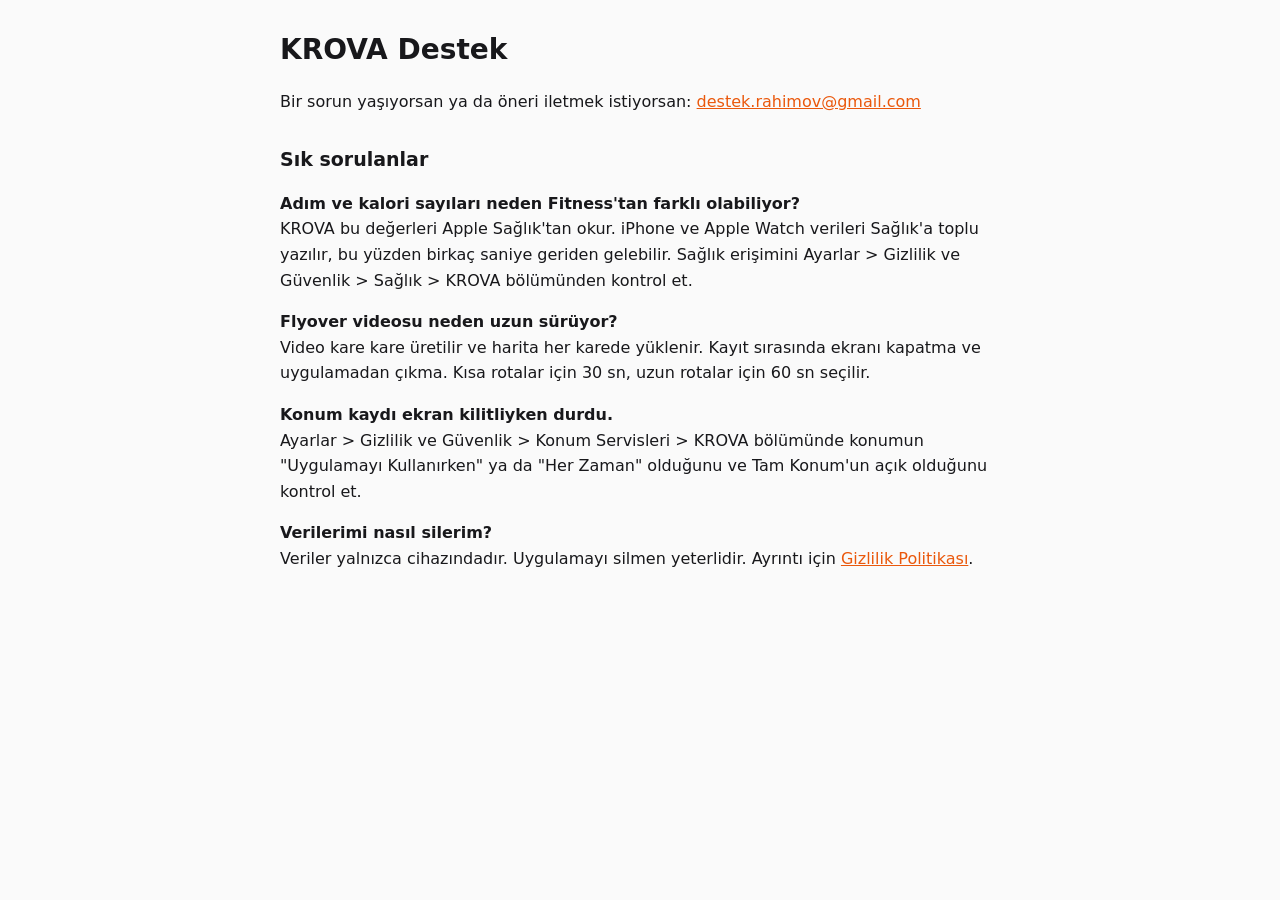
<file: destek.html>
<!DOCTYPE html><html lang="tr"><head><meta charset="utf-8"><meta name="viewport" content="width=device-width,initial-scale=1"><title>KROVA Destek</title><meta name="robots" content="index,follow"><style>
:root{color-scheme:light dark}
body{font:16px/1.6 -apple-system,system-ui,sans-serif;max-width:720px;margin:0 auto;padding:28px 20px 60px;color:#18181b;background:#fafafa}
@media(prefers-color-scheme:dark){body{color:#e4e4e7;background:#09090b}a{color:#fb923c}}
h1{font-size:28px;margin:0 0 4px}h2{font-size:19px;margin:30px 0 6px}small{color:#71717a}a{color:#ea580c}
li{margin:4px 0}
</style></head><body>
<h1>KROVA Destek</h1>
<p>Bir sorun yaşıyorsan ya da öneri iletmek istiyorsan: <a href="mailto:destek.rahimov@gmail.com">destek.rahimov@gmail.com</a></p>

<h2>Sık sorulanlar</h2>
<p><b>Adım ve kalori sayıları neden Fitness'tan farklı olabiliyor?</b><br>KROVA bu değerleri Apple Sağlık'tan okur. iPhone ve Apple Watch verileri Sağlık'a toplu yazılır, bu yüzden birkaç saniye geriden gelebilir. Sağlık erişimini Ayarlar > Gizlilik ve Güvenlik > Sağlık > KROVA bölümünden kontrol et.</p>
<p><b>Flyover videosu neden uzun sürüyor?</b><br>Video kare kare üretilir ve harita her karede yüklenir. Kayıt sırasında ekranı kapatma ve uygulamadan çıkma. Kısa rotalar için 30 sn, uzun rotalar için 60 sn seçilir.</p>
<p><b>Konum kaydı ekran kilitliyken durdu.</b><br>Ayarlar > Gizlilik ve Güvenlik > Konum Servisleri > KROVA bölümünde konumun "Uygulamayı Kullanırken" ya da "Her Zaman" olduğunu ve Tam Konum'un açık olduğunu kontrol et.</p>
<p><b>Verilerimi nasıl silerim?</b><br>Veriler yalnızca cihazındadır. Uygulamayı silmen yeterlidir. Ayrıntı için <a href="gizlilik.html">Gizlilik Politikası</a>.</p>
</body></html>
</file>
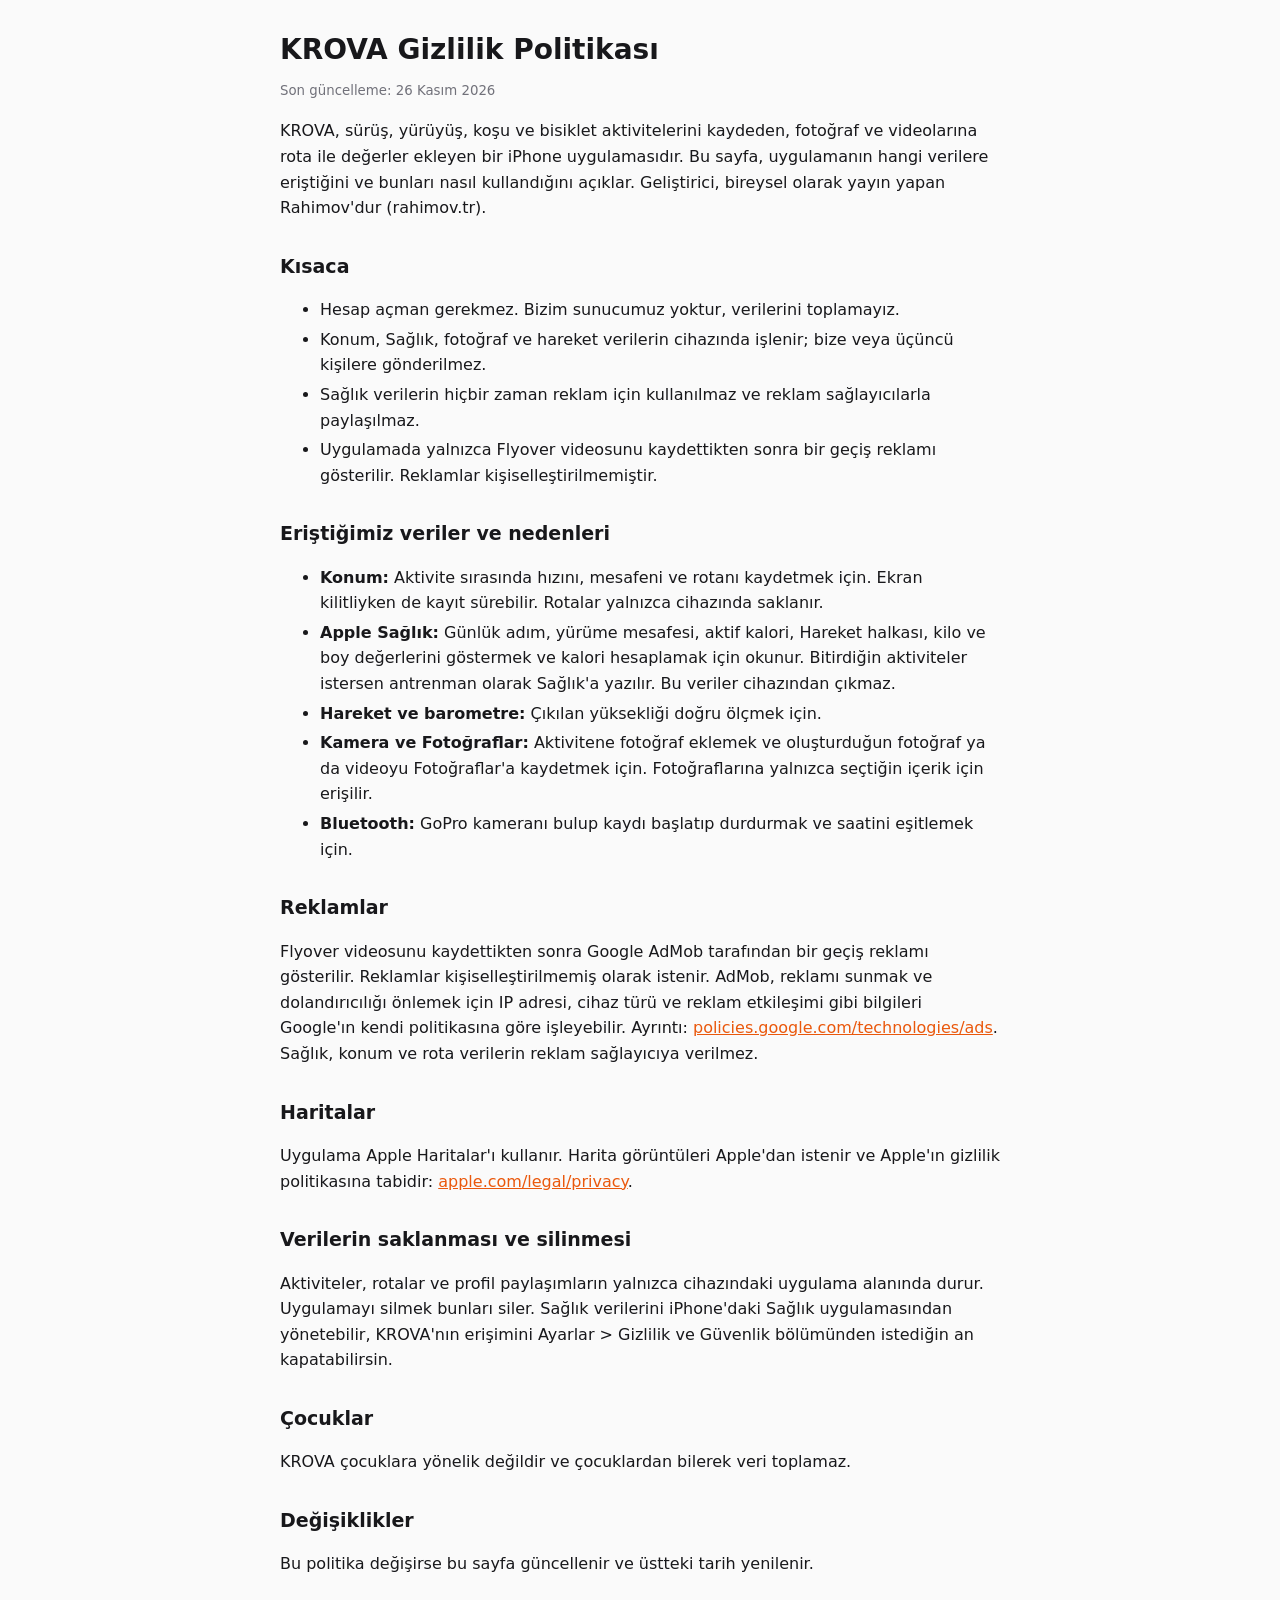
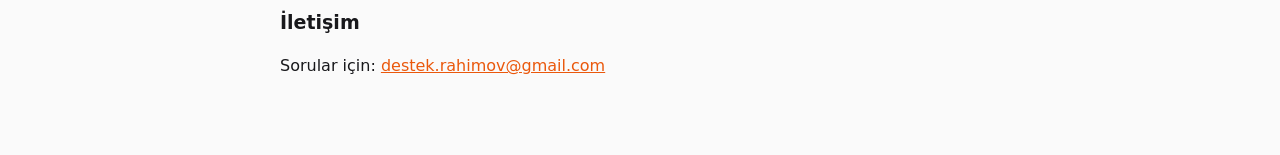
<file: gizlilik.html>
<!DOCTYPE html><html lang="tr"><head><meta charset="utf-8"><meta name="viewport" content="width=device-width,initial-scale=1"><title>KROVA Gizlilik Politikası</title><meta name="robots" content="index,follow"><style>
:root{color-scheme:light dark}
body{font:16px/1.6 -apple-system,system-ui,sans-serif;max-width:720px;margin:0 auto;padding:28px 20px 60px;color:#18181b;background:#fafafa}
@media(prefers-color-scheme:dark){body{color:#e4e4e7;background:#09090b}a{color:#fb923c}}
h1{font-size:28px;margin:0 0 4px}h2{font-size:19px;margin:30px 0 6px}small{color:#71717a}a{color:#ea580c}
li{margin:4px 0}
</style></head><body>
<h1>KROVA Gizlilik Politikası</h1>
<small>Son güncelleme: 26 Kasım 2026</small>

<p>KROVA, sürüş, yürüyüş, koşu ve bisiklet aktivitelerini kaydeden, fotoğraf ve videolarına rota ile değerler ekleyen bir iPhone uygulamasıdır. Bu sayfa, uygulamanın hangi verilere eriştiğini ve bunları nasıl kullandığını açıklar. Geliştirici, bireysel olarak yayın yapan Rahimov'dur (rahimov.tr).</p>

<h2>Kısaca</h2>
<ul>
<li>Hesap açman gerekmez. Bizim sunucumuz yoktur, verilerini toplamayız.</li>
<li>Konum, Sağlık, fotoğraf ve hareket verilerin cihazında işlenir; bize veya üçüncü kişilere gönderilmez.</li>
<li>Sağlık verilerin hiçbir zaman reklam için kullanılmaz ve reklam sağlayıcılarla paylaşılmaz.</li>
<li>Uygulamada yalnızca Flyover videosunu kaydettikten sonra bir geçiş reklamı gösterilir. Reklamlar kişiselleştirilmemiştir.</li>
</ul>

<h2>Eriştiğimiz veriler ve nedenleri</h2>
<ul>
<li><b>Konum:</b> Aktivite sırasında hızını, mesafeni ve rotanı kaydetmek için. Ekran kilitliyken de kayıt sürebilir. Rotalar yalnızca cihazında saklanır.</li>
<li><b>Apple Sağlık:</b> Günlük adım, yürüme mesafesi, aktif kalori, Hareket halkası, kilo ve boy değerlerini göstermek ve kalori hesaplamak için okunur. Bitirdiğin aktiviteler istersen antrenman olarak Sağlık'a yazılır. Bu veriler cihazından çıkmaz.</li>
<li><b>Hareket ve barometre:</b> Çıkılan yüksekliği doğru ölçmek için.</li>
<li><b>Kamera ve Fotoğraflar:</b> Aktivitene fotoğraf eklemek ve oluşturduğun fotoğraf ya da videoyu Fotoğraflar'a kaydetmek için. Fotoğraflarına yalnızca seçtiğin içerik için erişilir.</li>
<li><b>Bluetooth:</b> GoPro kameranı bulup kaydı başlatıp durdurmak ve saatini eşitlemek için.</li>
</ul>

<h2>Reklamlar</h2>
<p>Flyover videosunu kaydettikten sonra Google AdMob tarafından bir geçiş reklamı gösterilir. Reklamlar kişiselleştirilmemiş olarak istenir. AdMob, reklamı sunmak ve dolandırıcılığı önlemek için IP adresi, cihaz türü ve reklam etkileşimi gibi bilgileri Google'ın kendi politikasına göre işleyebilir. Ayrıntı: <a href="https://policies.google.com/technologies/ads">policies.google.com/technologies/ads</a>. Sağlık, konum ve rota verilerin reklam sağlayıcıya verilmez.</p>

<h2>Haritalar</h2>
<p>Uygulama Apple Haritalar'ı kullanır. Harita görüntüleri Apple'dan istenir ve Apple'ın gizlilik politikasına tabidir: <a href="https://www.apple.com/legal/privacy/">apple.com/legal/privacy</a>.</p>

<h2>Verilerin saklanması ve silinmesi</h2>
<p>Aktiviteler, rotalar ve profil paylaşımların yalnızca cihazındaki uygulama alanında durur. Uygulamayı silmek bunları siler. Sağlık verilerini iPhone'daki Sağlık uygulamasından yönetebilir, KROVA'nın erişimini Ayarlar > Gizlilik ve Güvenlik bölümünden istediğin an kapatabilirsin.</p>

<h2>Çocuklar</h2>
<p>KROVA çocuklara yönelik değildir ve çocuklardan bilerek veri toplamaz.</p>

<h2>Değişiklikler</h2>
<p>Bu politika değişirse bu sayfa güncellenir ve üstteki tarih yenilenir.</p>

<h2>İletişim</h2>
<p>Sorular için: <a href="mailto:destek.rahimov@gmail.com">destek.rahimov@gmail.com</a></p>
</body></html>
</file>
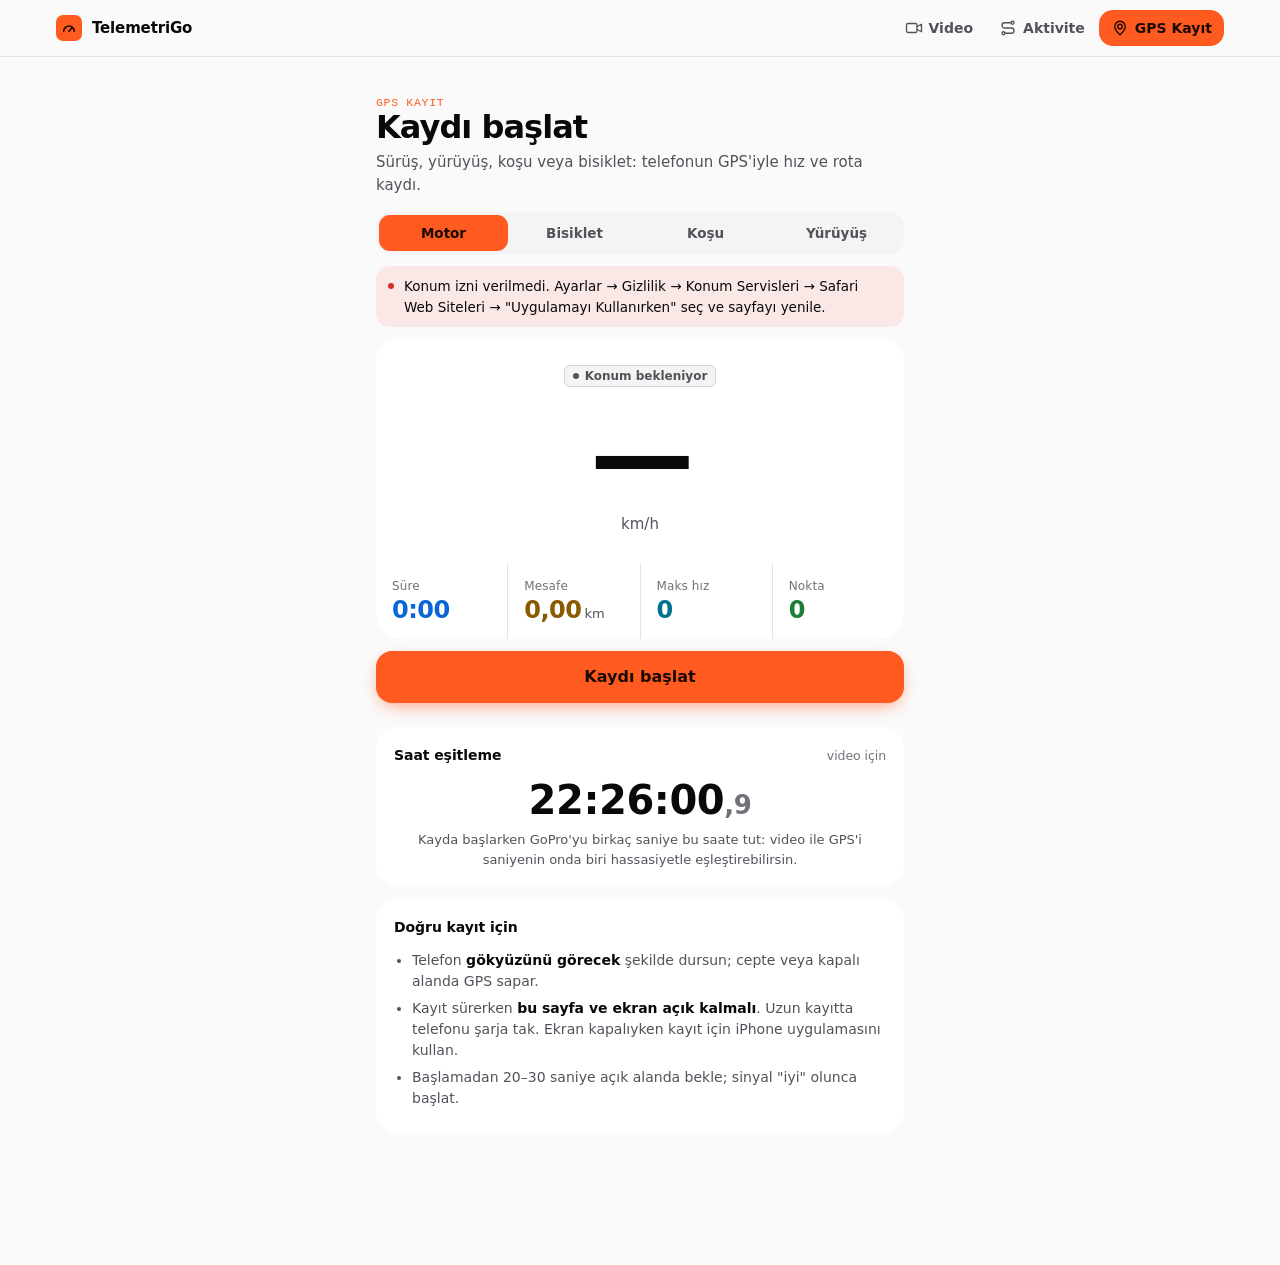
<file: kayit.html>
<!DOCTYPE html>
<html lang="tr">
<head>
<meta charset="utf-8">
<meta name="viewport" content="width=device-width, initial-scale=1, maximum-scale=1, user-scalable=no, viewport-fit=cover">
<meta name="theme-color" content="#09090B" media="(prefers-color-scheme: dark)">
<meta name="theme-color" content="#FAFAFA" media="(prefers-color-scheme: light)">
<meta name="apple-mobile-web-app-capable" content="yes">
<meta name="mobile-web-app-capable" content="yes">
<meta name="apple-mobile-web-app-status-bar-style" content="black-translucent">
<meta name="apple-mobile-web-app-title" content="TG GPS">
<link rel="apple-touch-icon" href="icon-180.png">
<link rel="icon" href="icon-192.png">
<title>GPS Kaydedici · TelemetriGo</title>
<link rel="stylesheet" href="ui.0b06b35d.css">
<style>
  main { max-width: 560px; }
  .hero { text-align: center; padding: var(--s5) var(--s4) var(--s4); }
  .hero .big { font-size: 104px; line-height: 1; font-weight: 600; letter-spacing: -.045em; font-variant-numeric: tabular-nums; }
  .hero .unit { color: var(--text-2); font-size: 15px; margin-top: 6px; }
  .clock { font: 600 40px/1.1 var(--font); text-align: center; font-variant-numeric: tabular-nums; letter-spacing: -.01em; }
  .clock small { font-size: 26px; color: var(--text-3); }
  .rec-dot { display: inline-block; width: 10px; height: 10px; border-radius: 50%; background: #fff; animation: blink 1s steps(2) infinite; }
  @keyframes blink { 50% { opacity: .25; } }
  ul.tips { margin: 0; padding-left: 18px; color: var(--text-2); font-size: 14px; } ul.tips li { margin: 6px 0; } ul.tips b { color: var(--text); font-weight: 550; }
  #nosleep { position: fixed; width: 1px; height: 1px; opacity: 0; pointer-events: none; }
  .stats { margin-top: var(--s3); }
</style>
</head>
<body>
<svg width="0" height="0" style="position:absolute" aria-hidden="true">
  <symbol id="i-video" viewBox="0 0 24 24"><rect x="2" y="6" width="14" height="12" rx="2"/><path d="m16 10 6-3v10l-6-3"/></symbol>
  <symbol id="i-pin" viewBox="0 0 24 24"><path d="M12 21s-7-6.2-7-11a7 7 0 0 1 14 0c0 4.8-7 11-7 11z"/><circle cx="12" cy="10" r="3"/></symbol>
  <symbol id="i-route" viewBox="0 0 24 24"><circle cx="6" cy="19" r="2"/><circle cx="18" cy="5" r="2"/><path d="M8 19h8.5a3.5 3.5 0 0 0 0-7h-9a3.5 3.5 0 0 1 0-7H16"/></symbol>
</svg>
<header class="topbar"><div class="in">
  <a class="brand" href="./"><span class="mark" aria-hidden="true"><svg viewBox="0 0 24 24"><path d="M4 17a8 8 0 0 1 16 0"/><path d="M12 17l4.5-5.5"/></svg></span>TelemetriGo</a>
  <nav class="nav" aria-label="Sayfalar">
    <a href="./"><svg class="i"><use href="#i-video"/></svg><span>Video</span></a>
    <a href="aktivite.html"><svg class="i"><use href="#i-route"/></svg><span>Aktivite</span></a>
    <a href="kayit.html" aria-current="page"><svg class="i"><use href="#i-pin"/></svg><span>GPS Kayıt</span></a>
  </nav>
</div></header>
<main>
  <div class="ph" style="margin-bottom:var(--s4)">
    <div class="eyebrow">GPS Kayıt</div>
    <h1>Kaydı başlat</h1>
    <p>Sürüş, yürüyüş, koşu veya bisiklet: telefonun GPS'iyle hız ve rota kaydı.</p>
  </div>

  <div class="seg" id="type" role="group" aria-label="Aktivite türü" style="margin-bottom:var(--s3)">
    <button data-v="motor" class="on">Motor</button><button data-v="bisiklet">Bisiklet</button><button data-v="kosu">Koşu</button><button data-v="yuruyus">Yürüyüş</button>
  </div>

  <div id="msg"></div>

  <section class="card flush">
    <div class="hero">
      <span class="badge" id="acc"><span class="dot"></span><span>Konum bekleniyor</span></span>
      <div class="big" id="spd" style="margin-top:var(--s4)">—</div>
      <div class="unit" id="spdUnit">km/h</div>
    </div>
    <div class="stats" style="border-radius:0;border-left:0;border-right:0;border-bottom:0">
      <div class="stat"><div class="k">Süre</div><div class="v" id="dur">0:00</div></div>
      <div class="stat"><div class="k">Mesafe</div><div class="v"><span id="dist">0,00</span><small>km</small></div></div>
      <div class="stat"><div class="k" id="maxK">Maks hız</div><div class="v" id="max">0</div></div>
      <div class="stat"><div class="k">Nokta</div><div class="v" id="cnt">0</div></div>
    </div>
  </section>

  <button id="start" class="btn primary lg block">Kaydı başlat</button>
  <button id="stop" class="btn danger lg block hidden"><span class="rec-dot"></span>Kaydı durdur</button>
  <div id="after" class="hidden">
    <a id="toAct" class="btn primary lg block" href="aktivite.html#son">Özeti ve paylaşımı aç</a>
    <div class="row" style="margin-top:var(--s2)"><button id="share" class="btn grow">GPX'i kaydet / paylaş</button><a id="dl" class="btn grow">İndir</a><button id="new" class="btn grow">Yeni kayıt</button></div>
    <p class="muted small" style="margin:var(--s3) 2px 0">Kayıt bu cihazda saklandı. Video sayfasında <b>Son GPS kaydını kullan</b> diyebilir, Aktivite sayfasında fotoğrafa ekleyebilirsin.</p>
  </div>

  <section class="card" style="margin-top:var(--s5)">
    <h2 class="sec-h">Saat eşitleme <span class="opt">video için</span></h2>
    <div class="clock" id="clock">--:--:--<small>,-</small></div>
    <p class="muted small" style="margin:var(--s2) 0 0;text-align:center">Kayda başlarken GoPro'yu birkaç saniye bu saate tut: video ile GPS'i saniyenin onda biri hassasiyetle eşleştirebilirsin.</p>
  </section>

  <section class="card">
    <h2 class="sec-h">Doğru kayıt için</h2>
    <ul class="tips">
      <li>Telefon <b>gökyüzünü görecek</b> şekilde dursun; cepte veya kapalı alanda GPS sapar.</li>
      <li>Kayıt sürerken <b>bu sayfa ve ekran açık kalmalı</b>. Uzun kayıtta telefonu şarja tak. Ekran kapalıyken kayıt için iPhone uygulamasını kullan.</li>
      <li>Başlamadan 20–30 saniye açık alanda bekle; sinyal "iyi" olunca başlat.</li>
    </ul>
  </section>
  <video id="nosleep" src="nosleep.mp4" muted playsinline loop></video>
</main>
<script type="module" src="kayit.e7f50b21.js"></script>
</body>
</html>
</file>
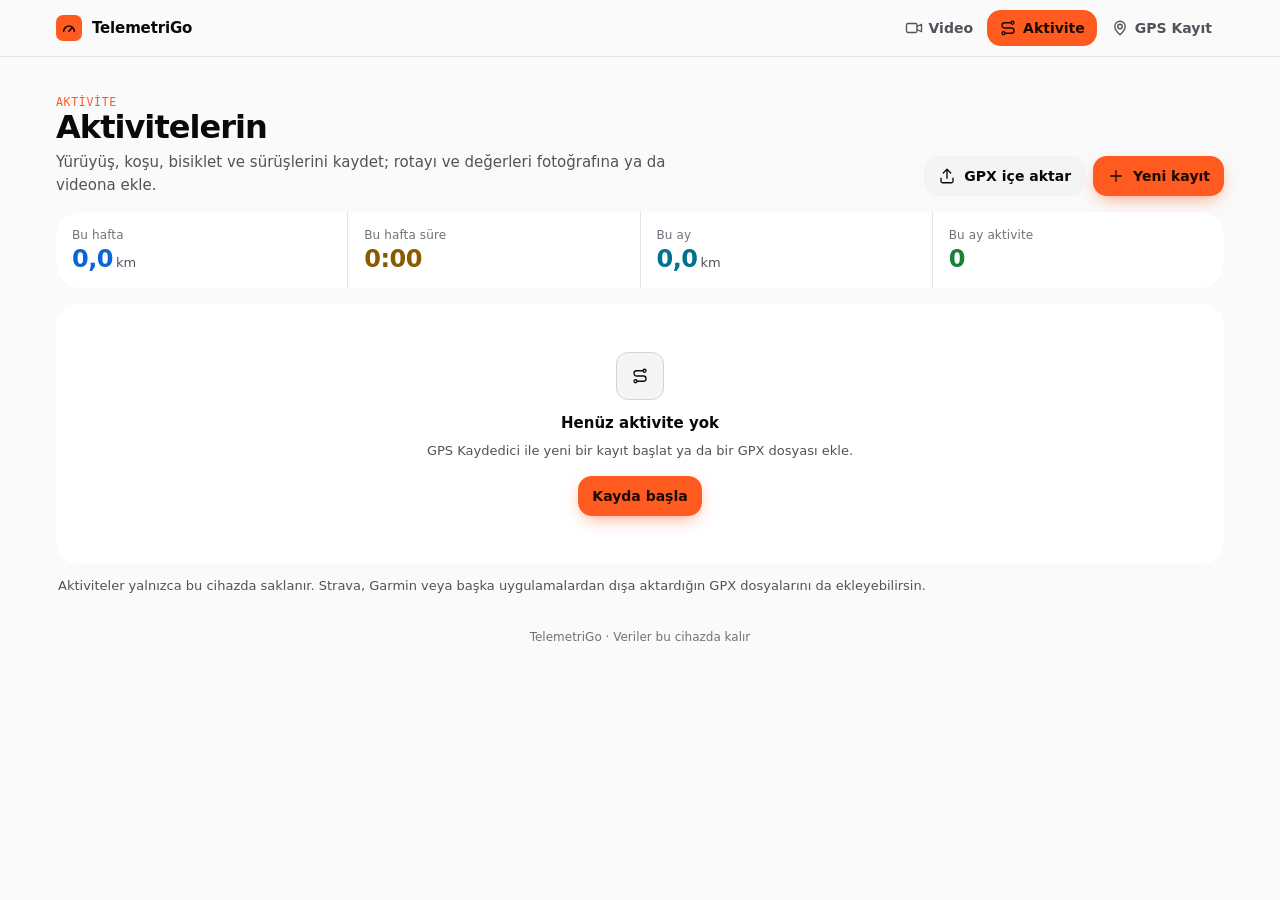
<file: src/aktivite.template.html>
<!DOCTYPE html>
<html lang="tr">
<head>
<meta charset="utf-8">
<meta name="viewport" content="width=device-width, initial-scale=1, maximum-scale=1, user-scalable=no, viewport-fit=cover">
<meta name="theme-color" content="#09090B" media="(prefers-color-scheme: dark)">
<meta name="theme-color" content="#FAFAFA" media="(prefers-color-scheme: light)">
<meta name="apple-mobile-web-app-capable" content="yes">
<meta name="mobile-web-app-capable" content="yes">
<meta name="apple-mobile-web-app-status-bar-style" content="black-translucent">
<link rel="manifest" href="manifest.webmanifest">
<link rel="apple-touch-icon" href="icon-180.png">
<link rel="icon" href="icon-192.png">
<title>Aktivite · TelemetriGo</title>
<link rel="stylesheet" href="ui.css">
<style>

  /* uygulama içi editör */
  html.inapp #vEdit:not(.hidden) { position: fixed; inset: 0; z-index: 60; display: flex; flex-direction: column; background: var(--bg); }
  .edTop { display: grid; grid-template-columns: 1fr auto 1fr; align-items: center; padding: calc(10px + env(safe-area-inset-top)) 12px 6px; }
  .edTop .back { margin: 0; } .edTop b { font-size: 16px; }
  .edStage { flex: 1; min-height: 0; display: grid; padding-top: 8px; }
  .edStage .canvasbox { background: transparent; padding: 6px 14px; }
  html.inapp #ed { max-height: none; } .edStage .canvasbox { height: 100%; min-height: 0; }
  .dock { background: var(--panel); border-radius: 22px 22px 0 0; box-shadow: 0 -1px 0 var(--line); padding-bottom: calc(10px + env(safe-area-inset-bottom)); }
  .dockPane { height: 150px; overflow-y: auto; padding: 12px 14px 8px; display: flex; flex-direction: column; gap: 10px; justify-content: center; }
  .dockPane .card { background: transparent; border: 0; padding: 0; box-shadow: none; } .dockPane .field-l { display: none; } .dk-g { display: flex; flex-direction: column; gap: 10px; } .dk-g[hidden] { display: none; } .dk-h { margin: 0; color: var(--text-3); font-size: 12.5px; }
  .dockPane .opt-row { padding: 6px 0; }
  .dockAct { display: flex; gap: 8px; padding: 4px 12px 0; } .dockAct .btn { flex: 1; justify-content: center; min-height: 46px; } .dockAct .btn.primary { flex: 1.6; }
  .dk-info { margin: 6px 14px 0; font-size: 11.5px; color: var(--text-3); text-align: center; }
  .seg.wrap { flex-wrap: wrap; } .seg.wrap button { flex: 1 1 auto; white-space: nowrap; }
  .head-row { display: flex; align-items: flex-end; gap: var(--s3); flex-wrap: wrap; margin: var(--s5) 0 var(--s4); }
  .head-row .ph { margin: 0; flex: 1; min-width: 240px; }
  .back { display: inline-flex; align-items: center; gap: 4px; color: var(--text-2); text-decoration: none; font-size: 14px; margin: var(--s4) 0 0; min-height: 36px; }
  .back:hover { color: var(--text); }
  .back svg { transform: rotate(180deg); }
  .grid2 { display: grid; gap: var(--s3); }
  @media (min-width: 900px) { .grid2 { grid-template-columns: minmax(0, 1.5fr) minmax(320px, 1fr); align-items: start; } .grid2 > .sticky { position: sticky; top: 72px; } }
  .mapwrap { position: relative; aspect-ratio: 4 / 3; background: var(--raised); border-radius: var(--r) var(--r) 0 0; overflow: hidden; }
  .mapwrap canvas { position: absolute; inset: 0; width: 100%; height: 100%; touch-action: none; }
  .mapbar { display: flex; gap: var(--s2); padding: var(--s3); border-top: 1px solid var(--line); align-items: center; flex-wrap: wrap; }
  .mapbar .seg { flex: 1; min-width: 260px; }
  .chart { width: 100%; height: 150px; display: block; }
  table.splits { width: 100%; border-collapse: collapse; font-size: 13.5px; font-variant-numeric: tabular-nums; }
  table.splits th { text-align: left; font-weight: 500; color: var(--text-3); font-size: 12px; padding: 0 0 8px; }
  table.splits td { padding: 7px 0; border-top: 1px solid var(--line); }
  table.splits td.b { width: 45%; padding-left: 10px; }
  table.splits .bar2 { height: 6px; border-radius: 3px; background: var(--text); opacity: .85; }
  table.splits tr.best .bar2 { background: var(--ok); opacity: 1; }
  .typesel { appearance: none; background: var(--raised); border: 1px solid var(--line-2); border-radius: var(--r-sm); padding: 0 30px 0 12px; height: 36px; font-size: 13.5px; cursor: pointer;
    background-image: url("data:image/svg+xml,%3Csvg xmlns='http://www.w3.org/2000/svg' width='12' height='12' viewBox='0 0 24 24' fill='none' stroke='%23888' stroke-width='2.5'%3E%3Cpath d='m6 9 6 6 6-6'/%3E%3C/svg%3E"); background-repeat: no-repeat; background-position: right 10px center; }
  .empty { text-align: center; padding: var(--s7) var(--s4); color: var(--text-2); }
  .empty .ic { width: 48px; height: 48px; border-radius: 12px; border: 1px solid var(--line-2); display: grid; place-items: center; margin: 0 auto var(--s3); background: var(--raised); color: var(--text); }
  .li .meta { text-align: right; font-variant-numeric: tabular-nums; } .li .meta b { display: block; font-weight: 600; } .li .meta small { color: var(--text-3); font-size: 12.5px; }
  .li .ic svg { width: 18px; height: 18px; }
  /* editör */
  .canvasbox { position: relative; }
  .addph { position: absolute; inset: 0; display: grid; place-items: center; padding: var(--s4); background: color-mix(in srgb, var(--bg) 62%, transparent); backdrop-filter: blur(3px); -webkit-backdrop-filter: blur(3px); border-radius: var(--r-sm); z-index: 2; }
  .addph.hidden { display: none; }
  .addph .in { display: grid; gap: 10px; justify-items: center; text-align: center; max-width: 260px; }
  .addph .ic { width: 52px; height: 52px; border-radius: 14px; background: var(--raised); border: 1px solid var(--line-2); display: grid; place-items: center; }
  .addph .ic .i { width: 24px; height: 24px; }
  .addph span { color: var(--text-2); font-size: 13.5px; }
  .inapp #vEdit .back, .inapp #vEdit .ph { display: none; }
  .canvasbox { background: repeating-conic-gradient(var(--raised) 0 25%, var(--panel) 0 50%) 0 0 / 16px 16px; border-radius: var(--r-sm); display: grid; place-items: center; padding: var(--s3); }
  #ed { max-width: 100%; max-height: 70vh; display: block; touch-action: none; cursor: grab; border-radius: 6px; box-shadow: 0 0 0 1px var(--line); }
  @media (max-width: 899px) {
    .edprev { position: sticky; top: 56px; z-index: 6; margin: 0 calc(-1 * var(--s4)) var(--s3); border-radius: 0; border-left: 0; border-right: 0; padding: var(--s2); }
    .inapp .edprev { top: 0; padding-top: max(var(--s2), env(safe-area-inset-top)); }
    #ed { max-height: 42vh; }
  }
  .chips { display: flex; gap: 10px; flex-wrap: wrap; align-items: center; }
  .chip { width: 28px; height: 28px; border-radius: 50%; border: 0; cursor: pointer; padding: 0; box-shadow: inset 0 0 0 1px rgba(127,127,127,.4); }
  .chip.on { box-shadow: 0 0 0 2px var(--bg), 0 0 0 4px var(--text); }
  .toggles { display: flex; flex-wrap: wrap; gap: 6px; }
  .toggles button { border: 1px solid var(--line-2); background: var(--raised); border-radius: 999px; padding: 0 12px; height: 34px; font-size: 13px; cursor: pointer; color: var(--text-2); }
  .toggles button.on { background: var(--inv); color: var(--on-inv); border-color: transparent; }
  .opt-row { display: flex; align-items: center; justify-content: space-between; gap: var(--s3); padding: 10px 0; border-top: 1px solid var(--line); font-size: 14px; }
  .opt-row:first-of-type { border-top: 0; }
  .opt-row small { display: block; color: var(--text-3); font-size: 12.5px; }
  .field-l { font-size: 12.5px; color: var(--text-3); margin: var(--s4) 0 6px; }
  .field-l:first-child { margin-top: 0; }
  .seg.wrap { flex-wrap: wrap; } .seg.wrap button { flex: 1 0 auto; }
</style>
</head>
<body>
<svg width="0" height="0" style="position:absolute" aria-hidden="true">
  <symbol id="i-video" viewBox="0 0 24 24"><rect x="2" y="6" width="14" height="12" rx="2"/><path d="m16 10 6-3v10l-6-3"/></symbol>
  <symbol id="i-pin" viewBox="0 0 24 24"><path d="M12 21s-7-6.2-7-11a7 7 0 0 1 14 0c0 4.8-7 11-7 11z"/><circle cx="12" cy="10" r="3"/></symbol>
  <symbol id="i-route" viewBox="0 0 24 24"><circle cx="6" cy="19" r="2"/><circle cx="18" cy="5" r="2"/><path d="M8 19h8.5a3.5 3.5 0 0 0 0-7h-9a3.5 3.5 0 0 1 0-7H16"/></symbol>
  <symbol id="i-chev" viewBox="0 0 24 24"><path d="m9 6 6 6-6 6"/></symbol>
  <symbol id="i-plus" viewBox="0 0 24 24"><path d="M12 5v14M5 12h14"/></symbol>
  <symbol id="i-upload" viewBox="0 0 24 24"><path d="M12 15V3M7 8l5-5 5 5"/><path d="M4 15v4a2 2 0 0 0 2 2h12a2 2 0 0 0 2-2v-4"/></symbol>
  <symbol id="i-image" viewBox="0 0 24 24"><rect x="3" y="3" width="18" height="18" rx="2"/><circle cx="9" cy="9" r="2"/><path d="m21 15-5-5L5 21"/></symbol>
  <symbol id="i-share" viewBox="0 0 24 24"><path d="M12 3v13M7 8l5-5 5 5"/><path d="M5 12v7a2 2 0 0 0 2 2h10a2 2 0 0 0 2-2v-7"/></symbol>
  <symbol id="i-trash" viewBox="0 0 24 24"><path d="M3 6h18M8 6V4h8v2M6 6l1 14h10l1-14"/></symbol>
  <symbol id="t-yuruyus" viewBox="0 0 24 24"><circle cx="13" cy="4" r="2"/><path d="m9 21 3-7 3 3v4M7 12l3-4 4 1 3 4M10 8l-1 5"/></symbol>
  <symbol id="t-kosu" viewBox="0 0 24 24"><circle cx="15" cy="4" r="2"/><path d="m5 20 4-2 2-4 4 3 1 4M8 11l3-3 4 1 2 4h3M11 8l-1 6"/></symbol>
  <symbol id="t-bisiklet" viewBox="0 0 24 24"><circle cx="6" cy="17" r="3.5"/><circle cx="18" cy="17" r="3.5"/><path d="M6 17l4-8h6l2 8M10 9 8 5H6M14 5h3l-1 4"/></symbol>
  <symbol id="t-motor" viewBox="0 0 24 24"><circle cx="5.5" cy="16.5" r="3.5"/><circle cx="18.5" cy="16.5" r="3.5"/><path d="M5.5 16.5h6l4-6h-5M15.5 10.5 18.5 16.5M13 6h3l2 4"/></symbol>
  <symbol id="t-tirmanis" viewBox="0 0 24 24"><path d="M3 20l6-11 4 6 3-4 5 9z"/><path d="M9 9l1.5 2.5"/></symbol>
  <symbol id="t-arac" viewBox="0 0 24 24"><path d="M4 16v-4l2-5h12l2 5v4M3 16h18M7 19v-3M17 19v-3"/><circle cx="8" cy="13.5" r="1"/><circle cx="16" cy="13.5" r="1"/></symbol>
</svg>
<header class="topbar"><div class="in">
  <a class="brand" href="./"><span class="mark" aria-hidden="true"><svg viewBox="0 0 24 24"><path d="M4 17a8 8 0 0 1 16 0"/><path d="M12 17l4.5-5.5"/></svg></span>TelemetriGo</a>
  <nav class="nav" aria-label="Sayfalar">
    <a href="./"><svg class="i"><use href="#i-video"/></svg><span>Video</span></a>
    <a href="aktivite.html" aria-current="page"><svg class="i"><use href="#i-route"/></svg><span>Aktivite</span></a>
    <a href="kayit.html"><svg class="i"><use href="#i-pin"/></svg><span>GPS Kayıt</span></a>
  </nav>
</div></header>
<main>
  <div id="msg" role="status" aria-live="polite" style="margin-top:var(--s3)"></div>

  <!-- LİSTE -->
  <section id="vList">
    <div class="head-row">
      <div class="ph"><div class="eyebrow">Aktivite</div><h1>Aktivitelerin</h1><p>Yürüyüş, koşu, bisiklet ve sürüşlerini kaydet; rotayı ve değerleri fotoğrafına ya da videona ekle.</p></div>
      <div class="row">
        <button id="importBtn" class="btn"><svg class="i"><use href="#i-upload"/></svg>GPX içe aktar</button>
        <a id="newRec" class="btn primary" href="kayit.html"><svg class="i"><use href="#i-plus"/></svg>Yeni kayıt</a>
      </div>
    </div>
    <input id="gpxIn" class="sr" type="file" multiple accept=".gpx,application/gpx+xml,application/xml,text/xml" aria-label="GPX dosyası seç">
    <div class="stats" id="totals" style="margin-bottom:var(--s4)"></div>
    <div id="acts"></div>
    <p class="muted small" style="margin:var(--s3) 2px 0">Aktiviteler yalnızca bu cihazda saklanır. Strava, Garmin veya başka uygulamalardan dışa aktardığın GPX dosyalarını da ekleyebilirsin.</p>
  </section>

  <!-- DETAY -->
  <section id="vDetail" class="hidden">
    <a class="back" href="#"><svg class="i"><use href="#i-chev"/></svg>Aktiviteler</a>
    <div class="head-row" style="margin-top:var(--s2)">
      <div class="ph"><div class="eyebrow" id="dType"></div><h1 id="dTitle"></h1><p id="dSub"></p></div>
      <div class="row">
        <select id="dTypeSel" class="typesel" aria-label="Aktivite türü"></select>
        <button id="toPhoto" class="btn acc"><svg class="i"><use href="#i-image"/></svg>Fotoğrafa ekle</button>
        <button id="toVideo" class="btn"><svg class="i"><use href="#i-video"/></svg>Videoya ekle</button>
      </div>
    </div>
    <div class="grid2">
      <div class="sticky">
        <section class="card flush">
          <div class="mapwrap"><canvas id="map"></canvas></div>
          <div class="mapbar"><div class="seg" id="mapStyle" role="group" aria-label="Harita"></div></div>
        </section>
        <section class="card">
          <h2 class="sec-h">Fotoğrafları rotaya yerleştir <span class="opt">isteğe bağlı</span></h2>
          <p class="muted small" style="margin:0 0 var(--s3)">Aktivite sırasında çektiğin fotoğrafları seç; çekim saatine göre rotada işaretlenir.</p>
          <button id="pinBtn" class="btn sm"><svg class="i"><use href="#i-image"/></svg>Fotoğraf seç</button>
          <input id="pinIn" class="sr" type="file" multiple accept="image/jpeg,image/*" aria-label="Fotoğraf seç">
          <div id="pinList" class="toggles" style="margin-top:var(--s3)"></div>
        </section>
      </div>
      <div>
        <div class="stats" id="dStats" style="margin-bottom:var(--s3)"></div>
        <section class="card"><h2 class="sec-h" id="spdH">Hız</h2><canvas class="chart" id="cSpd"></canvas></section>
        <section class="card" id="eleCard"><h2 class="sec-h">Yükseklik</h2><canvas class="chart" id="cEle"></canvas></section>
        <section class="card"><h2 class="sec-h">Kilometre bölümleri</h2><table class="splits" id="splits"></table></section>
        <div class="row" style="margin-top:var(--s3)">
          <a id="dlGpx" class="btn sm">GPX indir</a>
          <button id="delAct" class="btn sm ghost"><svg class="i"><use href="#i-trash"/></svg>Sil</button>
        </div>
      </div>
    </div>
  </section>

  <!-- FOTOĞRAF EDİTÖRÜ -->
  <section id="vEdit" class="hidden">
    <a class="back" id="edBack" href="#"><svg class="i"><use href="#i-chev"/></svg>Aktivite</a>
    <div class="ph" style="margin:var(--s2) 0 var(--s4)"><div class="eyebrow">Paylaşım</div><h1>Fotoğrafa ekle</h1></div>
    <div class="grid2">
      <div class="sticky">
        <section class="card edprev">
          <div class="canvasbox"><canvas id="ed"></canvas>
            <div class="addph" id="addPh"><div class="in"><div class="ic"><svg class="i"><use href="#i-image"/></svg></div><b>Fotoğrafını ekle</b><span>Rota ve değerler fotoğrafın üstüne yerleşir</span><button id="addPhBtn" class="btn acc lg" type="button">Fotoğraf seç</button><button id="addPhSkip" class="btn ghost sm" type="button">Fotoğrafsız devam et</button></div></div></div>
          <p class="muted small" id="edHint" style="margin:var(--s2) 2px 0">Rotayı ve değerleri sürükleyerek taşı. Fotoğrafı kaydırmak için boş alanı sürükle.</p>
        </section>
      </div>
      <div>
        <section class="card" id="photoCard">
          <div class="row">
            <button id="photoBtn" class="btn grow"><svg class="i"><use href="#i-image"/></svg><span>Fotoğraf seç</span></button>
            <button id="photoClr" class="btn ghost hidden">Fotoğrafı kaldır</button>
          </div>
          <input id="photoIn" class="sr" type="file" accept="image/*" aria-label="Fotoğraf seç">
          <div class="slider hidden" id="zoomRow"><label>Fotoğraf yakınlaştırma <b id="zoomV">%100</b></label><input id="zoom" type="range" min="100" max="300" step="5" value="100"></div>
        </section>
        <section class="card">
          <div class="field-l">Şablon</div><div class="seg wrap" id="tpl"></div>
          <div class="field-l">Boyut</div><div class="seg" id="fmt"></div>
          <div class="field-l">Harita arka planı</div><div class="seg wrap" id="edMap"></div>
          <div class="field-l">Harita biçimi</div><div class="seg wrap" id="shape"></div>
          <div class="field-l">Rota rengi</div><div class="chips" id="edColor"></div>
          <div class="field-l">Yazı rengi</div><div class="seg wrap" id="txtColor"></div>
          <div class="field-l">Yazı tipi</div><div class="seg wrap" id="font"></div>
          <div class="field-l">Gösterilecek değerler <span class="faint">(en fazla 6)</span></div><div class="toggles" id="fields"></div>
          <div class="slider" id="scaleRow"><label>Seçili blok boyutu <b id="scaleV">%100</b></label><input id="scale" type="range" min="50" max="160" step="5" value="100"></div>
        </section>
        <section class="card">
          <label class="opt-row"><span>Başlangıç ve bitişi gizle<small>Evinin veya işyerinin yeri belli olmasın (200 m)</small></span><input type="checkbox" class="switch" id="hide" checked></label>
          <label class="opt-row"><span>İmza<small>K rota logosu ve KROVA yazısı</small></span><input type="checkbox" class="switch" id="sign" checked></label>
          <div id="signBox">
            <div class="field-l">İmza stili</div><div class="seg wrap" id="signStyle"></div>
            <div class="field-l">Yazı</div><div class="seg wrap" id="signText"></div>
            <div class="field-l">Konum</div><div class="seg wrap" id="signPos"></div>
            <div class="field-l">Boyut</div><div class="seg" id="signSize"></div>
            <div class="field-l">Rota çizgisi</div><div class="seg" id="signLine"></div>
          </div>
        </section>
        <section class="card">
          <button id="expProfile" class="btn primary lg" style="display:none;width:100%;margin-bottom:var(--s2)"><svg class="i"><use href="#i-share"/></svg>Profilde paylaş</button>
          <div class="row"><button id="exp" class="btn primary lg grow"><svg class="i"><use href="#i-share"/></svg>Kaydet / Paylaş</button><a id="expDl" class="btn lg">İndir</a></div>
          <p class="muted small" id="expInfo" style="margin:var(--s2) 2px 0"></p>
        </section>
      </div>
    </div>
  </section>
  <footer class="foot">TelemetriGo · Veriler bu cihazda kalır</footer>
</main>
<script type="module" src="aktivite.js"></script>
</body>
</html>
</file>
<file: ui.0b06b35d.css>
/* TelemetriGo arayüz sistemi — nötr grafit, tek renkli arayüz; renk yalnızca anlam taşır (kayıt, başarı, uyarı).
   Esinlenme: shadcn/21st.dev kart dili + İsviçre minimalizmi. Gölge ve gradyan yok, 1px çizgiler. */
:root {
  color-scheme: dark light;
  --bg: #000000; --panel: #1C1C1E; --raised: #2C2C2E; --hover: #3A3A3C; --press: #48484A;
  --line: #232327; --line-2: #2F2F35;
  --text: #FAFAFA; --text-2: #B4B4BC; --text-3: #92929B;
  --inv: #FAFAFA; --on-inv: #09090B;          /* birincil düğme: açık zemin, koyu yazı */
  --acc: #FF5A1F; --on-acc: #1A0A02; --rec: #F04438; --ok: #3FB950; --warn: #D29922;
  --rec-bg: rgba(240,68,56,.10); --ok-bg: rgba(63,185,80,.10); --warn-bg: rgba(210,153,34,.10);
  --ring: rgba(250,250,250,.55);
  --r: 12px; --r-sm: 8px; --r-xs: 6px;
  --s1: 4px; --s2: 8px; --s3: 12px; --s4: 16px; --s5: 24px; --s6: 32px; --s7: 48px;
  --ease: cubic-bezier(.2,.7,.2,1); --t: 160ms;
  --font: -apple-system, BlinkMacSystemFont, "SF Pro Text", "Segoe UI", system-ui, Roboto, "Helvetica Neue", Arial, sans-serif;
  --mono: ui-monospace, "SF Mono", SFMono-Regular, Menlo, Consolas, monospace;
}
@media (prefers-color-scheme: light) {
  :root:not(.dark) {
    --bg: #FAFAFA; --panel: #FFFFFF; --raised: #F4F4F5; --hover: #EDEDEF; --press: #E4E4E7;
    --line: #E4E4E7; --line-2: #D4D4D8;
    --text: #09090B; --text-2: #52525B; --text-3: #71717A;
    --inv: #09090B; --on-inv: #FAFAFA; --ring: rgba(9,9,11,.5);
    --acc: #FF5A1F; --rec: #D92D20; --ok: #1A7F37; --warn: #9A6700;
  }
}
* { box-sizing: border-box; -webkit-tap-highlight-color: transparent; }
html, body { margin: 0; background: var(--bg); color: var(--text); font: 15px/1.5 var(--font); -webkit-font-smoothing: antialiased; text-rendering: optimizeLegibility; }
button, input, select, a, textarea { font: inherit; color: inherit; }
a { color: var(--text); text-underline-offset: 3px; text-decoration-color: var(--line-2); }
a:hover { text-decoration-color: currentColor; }
:focus-visible { outline: 2px solid var(--ring); outline-offset: 2px; }
.num, .tnum { font-variant-numeric: tabular-nums; font-feature-settings: "tnum"; }
.hidden { display: none !important; }
.sr { position: absolute; width: 1px; height: 1px; overflow: hidden; clip: rect(0 0 0 0); white-space: nowrap; }
svg.i { width: 18px; height: 18px; flex: none; stroke: currentColor; fill: none; stroke-width: 1.75; stroke-linecap: round; stroke-linejoin: round; }
main { max-width: 1200px; margin: 0 auto; padding: var(--s4) var(--s4) calc(104px + env(safe-area-inset-bottom)); }

/* üst çubuk + sayfa sekmeleri */
.topbar { position: sticky; top: 0; z-index: 20; background: color-mix(in srgb, var(--bg) 88%, transparent); backdrop-filter: saturate(1.4) blur(12px); -webkit-backdrop-filter: saturate(1.4) blur(12px); border-bottom: 1px solid var(--line); padding-top: env(safe-area-inset-top); }
.topbar .in { max-width: 1200px; margin: 0 auto; padding: 0 var(--s4); height: 56px; display: flex; align-items: center; gap: var(--s4); }
.brand { display: flex; align-items: center; gap: 10px; text-decoration: none; font-weight: 650; letter-spacing: -.01em; }
.mark { width: 26px; height: 26px; border-radius: 7px; background: var(--inv); color: var(--on-inv); display: grid; place-items: center; }
.mark svg { width: 16px; height: 16px; stroke: currentColor; fill: none; stroke-width: 2.4; stroke-linecap: round; }
.nav { display: flex; gap: 2px; margin-left: auto; }
.nav a { text-decoration: none; color: var(--text-2); font-size: 14px; font-weight: 550; padding: 0 12px; height: 36px; display: inline-flex; align-items: center; gap: 6px; border-radius: var(--r-sm); transition: color var(--t), background var(--t); }
.nav a:hover { color: var(--text); background: var(--raised); }
.nav a[aria-current=page] { color: var(--text); background: var(--raised); box-shadow: inset 0 0 0 1px var(--line); }
@media (max-width: 520px) { .nav a span { display: none; } .nav a { padding: 0 10px; } }
.inapp .topbar { display: none; }

/* sayfa başlığı */
.ph { margin: var(--s5) 0 var(--s5); }
.ph h1 { font-size: 28px; line-height: 1.15; letter-spacing: -.025em; margin: 0 0 6px; font-weight: 650; }
.ph p { margin: 0; color: var(--text-2); max-width: 620px; }
.eyebrow { font: 500 11.5px/1 var(--mono); letter-spacing: .06em; text-transform: uppercase; color: var(--text-3); }

/* kartlar */
.card { background: var(--panel); border: 1px solid var(--line); border-radius: var(--r); padding: var(--s4); margin-bottom: var(--s3); }
.card.flush { padding: 0; overflow: hidden; }
.sec-h { display: flex; align-items: baseline; gap: 10px; font-size: 14px; font-weight: 600; margin: 0 0 var(--s3); letter-spacing: -.005em; }
.sec-h .idx { font: 500 11.5px/1 var(--mono); color: var(--text-3); }
.sec-h .opt { margin-left: auto; font-weight: 450; font-size: 12.5px; color: var(--text-3); }
.muted { color: var(--text-2); font-size: 14px; }
.small { font-size: 13px; }
.faint { color: var(--text-3); }
hr.sep { border: 0; border-top: 1px solid var(--line); margin: var(--s4) 0; }

/* düğmeler */
.btn { appearance: none; border: 1px solid var(--line-2); background: var(--raised); color: var(--text); border-radius: var(--r-sm); min-height: 40px; padding: 8px 14px;
  font-weight: 550; font-size: 14px; display: inline-flex; align-items: center; justify-content: center; gap: 8px; cursor: pointer; text-decoration: none; white-space: nowrap;
  transition: background var(--t), border-color var(--t), color var(--t), transform 80ms; touch-action: manipulation; }
.btn:hover { background: var(--hover); }
.btn:active { background: var(--press); transform: translateY(.5px); }
.btn.primary { background: var(--inv); color: var(--on-inv); border-color: transparent; }
.btn.primary:hover { opacity: .9; }
.btn.danger { background: var(--rec); color: #fff; border-color: transparent; }
.btn.ghost { background: transparent; border-color: transparent; color: var(--text-2); }
.btn.ghost:hover { color: var(--text); background: var(--raised); }
.btn.sm { min-height: 36px; padding: 6px 12px; font-size: 13.5px; }
.btn.lg { min-height: 52px; font-size: 16px; padding: 12px 20px; border-radius: 10px; }
.btn.block { width: 100%; }
.btn.icon { padding: 0; width: 40px; }
.btn:disabled { opacity: .4; cursor: default; }
.btn.on { background: var(--inv); color: var(--on-inv); border-color: transparent; }
.row { display: flex; gap: var(--s2); flex-wrap: wrap; align-items: center; }
.row > .grow { flex: 1; }
@media (pointer: coarse) { .btn { min-height: 44px; } .btn.sm { min-height: 40px; } }

/* segment kontrol (iOS tarzı kayan seçim) */
.seg { display: flex; background: var(--raised); border: 1px solid var(--line); border-radius: 10px; padding: 3px; gap: 2px; }
.seg button { flex: 1; border: 0; background: transparent; color: var(--text-2); font-weight: 550; padding: 7px 8px; border-radius: 7px; cursor: pointer; min-height: 36px; font-size: 13.5px; transition: background var(--t) var(--ease), color var(--t); }
.seg button:hover { color: var(--text); }
.seg button.on { background: var(--panel); color: var(--text); box-shadow: 0 0 0 1px var(--line-2), 0 1px 2px rgba(0,0,0,.25); }
.seg button:disabled { opacity: .4; cursor: default; }
.seg small { display: block; font-weight: 450; font-size: 11.5px; color: var(--text-3); }

/* anahtar */
.switch { appearance: none; width: 40px; height: 24px; border-radius: 99px; background: var(--line-2); position: relative; flex: none; cursor: pointer; transition: background var(--t); margin: 0; }
.switch::after { content: ""; position: absolute; top: 2px; left: 2px; width: 20px; height: 20px; border-radius: 50%; background: #fff; box-shadow: 0 1px 2px rgba(0,0,0,.3); transition: transform var(--t) var(--ease); }
.switch:checked { background: var(--inv); }
.switch:checked::after { transform: translateX(16px); background: var(--on-inv); }
.switch:disabled { opacity: .4; }

/* kaydırıcı */
.slider { margin-top: var(--s3); }
.slider label { display: flex; justify-content: space-between; font-size: 13px; color: var(--text-2); margin-bottom: 4px; }
.slider label b { color: var(--text); font-weight: 550; font-variant-numeric: tabular-nums; }
input[type=range] { -webkit-appearance: none; appearance: none; width: 100%; height: 28px; background: transparent; margin: 0; cursor: pointer; }
input[type=range]::-webkit-slider-runnable-track { height: 4px; border-radius: 4px; background: var(--line-2); }
input[type=range]::-moz-range-track { height: 4px; border-radius: 4px; background: var(--line-2); }
input[type=range]::-webkit-slider-thumb { -webkit-appearance: none; width: 18px; height: 18px; border-radius: 50%; background: var(--inv); margin-top: -7px; border: 0; box-shadow: 0 0 0 4px var(--bg); }
input[type=range]::-moz-range-thumb { width: 18px; height: 18px; border-radius: 50%; background: var(--inv); border: 0; }

/* bilgi mesajları */
.msg { border-radius: var(--r-sm); padding: 10px 12px; font-size: 13.5px; margin-bottom: var(--s3); border: 1px solid var(--line); background: var(--raised); display: flex; gap: 10px; align-items: flex-start; }
.msg::before { content: ""; width: 6px; height: 6px; border-radius: 50%; margin-top: 7px; flex: none; background: var(--text-3); }
.msg.err { border-color: color-mix(in srgb, var(--rec) 35%, var(--line)); background: var(--rec-bg); } .msg.err::before { background: var(--rec); }
.msg.warn { border-color: color-mix(in srgb, var(--warn) 35%, var(--line)); background: var(--warn-bg); } .msg.warn::before { background: var(--warn); }
.msg.ok { border-color: color-mix(in srgb, var(--ok) 35%, var(--line)); background: var(--ok-bg); } .msg.ok::before { background: var(--ok); }
.msg:has(.spinner)::before { display: none; }
.spinner { width: 14px; height: 14px; border: 2px solid var(--line-2); border-top-color: var(--text); border-radius: 50%; animation: spin .7s linear infinite; display: inline-block; flex: none; margin-top: 2px; }
@keyframes spin { to { transform: rotate(360deg); } }

/* dosya bırakma alanı */
.drop { display: flex; flex-direction: column; align-items: center; gap: 10px; text-align: center; padding: var(--s7) var(--s4); border: 1px dashed var(--line-2); border-radius: var(--r); cursor: pointer; background: var(--panel);
  transition: border-color var(--t), background var(--t); }
.drop:hover, .drop.over { border-color: var(--text-3); background: var(--raised); }
.drop .ic { width: 44px; height: 44px; border-radius: 10px; border: 1px solid var(--line-2); background: var(--raised); display: grid; place-items: center; color: var(--text); }
.drop strong { font-size: 16px; font-weight: 600; }
.drop .muted { max-width: 460px; }

/* istatistik kartları (etiket · büyük değer · birim) */
.stats { display: grid; grid-template-columns: repeat(auto-fit, minmax(130px, 1fr)); gap: 1px; background: var(--line); border: 1px solid var(--line); border-radius: var(--r); overflow: hidden; }
.stat { background: var(--panel); padding: 14px 16px; min-width: 0; }
.stat .k { font-size: 12px; color: var(--text-3); letter-spacing: .01em; }
.stat .v { font-size: 24px; font-weight: 600; letter-spacing: -.02em; font-variant-numeric: tabular-nums; line-height: 1.25; white-space: nowrap; }
.stat .v small { font-size: 13px; color: var(--text-2); font-weight: 500; margin-left: 3px; letter-spacing: 0; }

/* liste satırları */
.list { border: 1px solid var(--line); border-radius: var(--r); overflow: hidden; background: var(--panel); }
.li { display: flex; align-items: center; gap: var(--s3); padding: 12px 14px; border-top: 1px solid var(--line); text-decoration: none; color: inherit; min-height: 56px; background: none; width: 100%; border-left: 0; border-right: 0; border-bottom: 0; text-align: left; cursor: pointer; }
.li:first-child { border-top: 0; }
.li:hover { background: var(--raised); }
.li .t { flex: 1; min-width: 0; } .li .t b { display: block; font-weight: 550; font-size: 14.5px; } .li .t small { color: var(--text-2); font-size: 13px; }
.li .ic { width: 36px; height: 36px; border-radius: 8px; border: 1px solid var(--line-2); display: grid; place-items: center; flex: none; background: var(--raised); }
.li .chev { color: var(--text-3); }

details.tip { border: 1px solid var(--line); border-radius: var(--r); padding: 12px 14px; font-size: 14px; background: var(--panel); }
details.tip summary { cursor: pointer; font-weight: 550; list-style: none; display: flex; align-items: center; gap: var(--s2); min-height: 24px; }
details.tip summary::-webkit-details-marker { display: none; }
details.tip summary::after { content: "+"; margin-left: auto; color: var(--text-3); font-weight: 400; }
details.tip[open] summary::after { content: "−"; }
details.tip p { margin: var(--s2) 0 0; color: var(--text-2); }

.badge { display: inline-flex; align-items: center; gap: 6px; height: 22px; padding: 0 8px; border-radius: 6px; font-size: 12px; font-weight: 550; border: 1px solid var(--line-2); color: var(--text-2); background: var(--raised); }
.badge .dot { width: 6px; height: 6px; border-radius: 50%; background: currentColor; }
.badge.rec { color: var(--rec); } .badge.ok { color: var(--ok); } .badge.warn { color: var(--warn); }

.bar { height: 4px; background: var(--line-2); border-radius: 99px; overflow: hidden; margin: var(--s3) 0 var(--s2); }
.bar i { display: block; height: 100%; width: 0; background: var(--inv); transition: width .2s; }

.gobar { position: fixed; left: 0; right: 0; bottom: 0; padding: var(--s3) var(--s4) calc(var(--s3) + env(safe-area-inset-bottom)); background: var(--bg); border-top: 1px solid var(--line); z-index: 15; }
.gobar .btn { max-width: 560px; margin: 0 auto; display: flex; }
footer.foot { color: var(--text-3); font-size: 12px; text-align: center; margin-top: var(--s6); }
@media (prefers-reduced-motion: reduce) { *, *::before, *::after { animation: none !important; transition: none !important; } }

.btn.acc { background: var(--acc); color: var(--on-acc); border-color: transparent; }
.btn.acc:hover { background: color-mix(in srgb, var(--acc) 90%, #fff); }

/* Uygulama hissi: yakınlaştırma, seçim ve dokunma gecikmesi kapalı */
html { touch-action: manipulation; -webkit-text-size-adjust: 100%; }
.inapp, .inapp * { -webkit-user-select: none; user-select: none; -webkit-touch-callout: none; -webkit-tap-highlight-color: transparent; }
.inapp input, .inapp textarea { -webkit-user-select: text; user-select: text; }

/* ===== Canlı tema (uygulamayla aynı dil): yuvarlak kartlar, renkli simgeler, turuncu ana düğme ===== */
:root { --c-blue: #4DA3FF; --c-yellow: #FFD60A; --c-cyan: #64D2FF; --c-pink: #FF375F; --c-green: #30D158; --c-purple: #BF5AF2; --c-orange: #FF9F0A; --r: 22px; --r-sm: 14px; }
@media (prefers-color-scheme: dark) { :root:not(.light) body { background: radial-gradient(120% 420px at 50% 0, rgba(255,90,31,.26), rgba(0,0,0,0) 70%) no-repeat, #000; } }
.card, .list, details.tip { border: 0; border-radius: 22px; background: var(--panel); }
.card { padding: 18px; }
.btn { border: 0; border-radius: 14px; font-weight: 600; }
.btn.primary { background: var(--acc); color: var(--on-acc); box-shadow: 0 6px 18px -6px rgba(255,90,31,.7); }
.btn.on { background: var(--acc); color: var(--on-acc); }
.btn.lg { border-radius: 16px; }
.seg { border: 0; border-radius: 14px; } .seg button { border-radius: 11px; }
.seg button.on { background: var(--acc); color: var(--on-acc); box-shadow: none; } .seg button.on small { color: rgba(26,10,2,.7); }
.switch:checked { background: var(--c-green); } .switch:checked::after { background: #fff; }
input[type=range]::-webkit-slider-runnable-track { background: linear-gradient(90deg, var(--c-cyan), var(--c-yellow), var(--c-pink)); opacity: .55; }
input[type=range]::-webkit-slider-thumb { background: #fff; box-shadow: 0 1px 6px rgba(0,0,0,.5); }
.bar i { background: linear-gradient(90deg, var(--c-cyan), var(--acc), var(--c-pink)); }
.ph h1 { font-size: 32px; font-weight: 800; letter-spacing: -.03em; }
.eyebrow { color: var(--acc); }
.sec-h .idx { color: var(--on-acc); background: var(--acc); border-radius: 99px; padding: 3px 7px; font-weight: 700; }
.drop { border: 2px dashed rgba(255,90,31,.55); border-radius: 24px; background: rgba(255,90,31,.06); }
.drop:hover, .drop.over { border-color: var(--acc); background: rgba(255,90,31,.12); }
.drop .ic { border: 0; border-radius: 16px; width: 56px; height: 56px; background: var(--acc); color: var(--on-acc); }
.li .ic { border: 0; border-radius: 12px; }
.li:nth-child(1) .ic { background: rgba(77,163,255,.2); color: var(--c-blue); }
.li:nth-child(2) .ic { background: rgba(48,209,88,.2); color: var(--c-green); }
.stats { border: 0; border-radius: 22px; }
.stat:nth-child(6n+1) .v { color: var(--c-blue); } .stat:nth-child(6n+2) .v { color: var(--c-yellow); } .stat:nth-child(6n+3) .v { color: var(--c-cyan); }
.stat:nth-child(6n+4) .v { color: var(--c-green); } .stat:nth-child(6n+5) .v { color: var(--c-orange); } .stat:nth-child(6n) .v { color: var(--c-purple); }
.msg { border-radius: 14px; border: 0; }
.mark { background: var(--acc); color: var(--on-acc); }
.nav a[aria-current=page] { background: var(--acc); color: var(--on-acc); box-shadow: none; }
.gobar { background: color-mix(in srgb, var(--bg) 92%, transparent); border-top: 0; backdrop-filter: blur(14px); -webkit-backdrop-filter: blur(14px); }
main { padding-bottom: calc(120px + env(safe-area-inset-bottom)); }
.chips button.on, .presets button.on { box-shadow: 0 0 0 2px var(--acc); }
.how div::before { font-weight: 800; font-size: 13px; }
.how div:nth-child(1)::before { color: var(--c-blue); } .how div:nth-child(2)::before { color: var(--c-yellow); } .how div:nth-child(3)::before { color: var(--c-pink); }
@media (prefers-color-scheme: light) { :root:not(.dark) { --c-blue: #0A66D6; --c-yellow: #8A5A00; --c-cyan: #00718F; --c-pink: #D0173F; --c-green: #1A7F37; --c-purple: #8E2DC7; --c-orange: #A85600; } }

/* ---- uygulama içi editörler: alt araç şeridi + tepsi ---- */
html.inapp .dockTabs { display: flex; gap: 0; overflow-x: auto; padding: 2px 4px 0; scrollbar-width: none; flex: none; border-top: 1px solid var(--line); }
html.inapp .dockTabs::-webkit-scrollbar { display: none; }
html.inapp .dockTabs button { flex: 1 0 auto; min-width: 64px; display: flex; flex-direction: column; align-items: center; gap: 5px; border: 0; background: none; color: var(--text-3); font: 600 11px/1 inherit; padding: 10px 6px 8px; border-radius: 0; }
html.inapp .dockTabs button svg { width: 24px; height: 24px; stroke: currentColor; fill: none; stroke-width: 1.8; stroke-linecap: round; stroke-linejoin: round; }
html.inapp .dockTabs button.on { color: var(--acc); background: none; }
html.inapp .dk-g .seg { background: none; border: 0; padding: 0; gap: 8px; overflow-x: auto; flex-wrap: nowrap !important; scrollbar-width: none; }
html.inapp .dk-g .seg::-webkit-scrollbar, html.inapp .thumbs::-webkit-scrollbar { display: none; }
html.inapp .dk-g .seg button { flex: none !important; background: var(--raised); border-radius: 999px; padding: 11px 16px; white-space: nowrap; min-height: 0; font-size: 14px; }
html.inapp .dk-g .seg button.on { background: var(--acc); color: var(--on-acc); }
html.inapp .dk-g .chips { flex-wrap: nowrap; overflow-x: auto; gap: 12px; padding: 4px 2px; scrollbar-width: none; }
html.inapp .dk-g .chip { flex: none; width: 38px; height: 38px; }
html.inapp .thumbs { display: flex; gap: 10px; overflow-x: auto; padding: 2px 2px 4px; scrollbar-width: none; }
html.inapp .thumbs button { flex: none; width: 74px; display: flex; flex-direction: column; border: 2px solid transparent; border-radius: 13px; padding: 0; background: var(--raised); overflow: hidden; color: var(--text-2); }
html.inapp .thumbs button.on { border-color: var(--acc); color: var(--text); }
html.inapp .thumbs canvas { display: block; width: 100%; height: 98px; object-fit: cover; background: #0b0b0d; }
html.inapp .thumbs small { display: flex; align-items: center; justify-content: center; flex: 1; min-height: 32px; font: 600 11px/1.15 inherit; padding: 4px 3px; text-align: center; }
html.inapp .vplay { display: flex; align-items: center; gap: 10px; padding: 8px 4px 0; }
html.inapp .vplay button { flex: none; width: 38px; height: 38px; border: 0; border-radius: 50%; background: var(--raised); color: var(--text); display: grid; place-items: center; }
html.inapp .vplay svg { width: 18px; height: 18px; fill: currentColor; }
html.inapp .vplay input { flex: 1; min-width: 0; }
html.inapp .vplay span { flex: none; font: 600 12px/1 inherit; color: var(--text-2); font-variant-numeric: tabular-nums; }
html.inapp .vplay input[type=range] { background: var(--raised) !important; }
html.inapp .vplay input[type=range] { -webkit-appearance: none; appearance: none; height: 6px; border-radius: 3px; background: var(--raised) !important; }
html.inapp .vplay input[type=range]::-webkit-slider-runnable-track { background: transparent !important; height: 6px; }
html.inapp .vplay input[type=range]::-webkit-slider-thumb { -webkit-appearance: none; width: 18px; height: 18px; border-radius: 50%; background: var(--acc); margin-top: -6px; border: 0; }
html.inapp #presets { display: flex !important; flex-wrap: nowrap; overflow-x: auto; gap: 8px; scrollbar-width: none; }
html.inapp #presets .btn { flex: none; border-radius: 999px; padding: 10px 20px; }
</file>
<file: src/ui.css>
/* TelemetriGo arayüz sistemi — nötr grafit, tek renkli arayüz; renk yalnızca anlam taşır (kayıt, başarı, uyarı).
   Esinlenme: shadcn/21st.dev kart dili + İsviçre minimalizmi. Gölge ve gradyan yok, 1px çizgiler. */
:root {
  color-scheme: dark light;
  --bg: #000000; --panel: #1C1C1E; --raised: #2C2C2E; --hover: #3A3A3C; --press: #48484A;
  --line: #232327; --line-2: #2F2F35;
  --text: #FAFAFA; --text-2: #B4B4BC; --text-3: #92929B;
  --inv: #FAFAFA; --on-inv: #09090B;          /* birincil düğme: açık zemin, koyu yazı */
  --acc: #FF5A1F; --on-acc: #1A0A02; --rec: #F04438; --ok: #3FB950; --warn: #D29922;
  --rec-bg: rgba(240,68,56,.10); --ok-bg: rgba(63,185,80,.10); --warn-bg: rgba(210,153,34,.10);
  --ring: rgba(250,250,250,.55);
  --r: 12px; --r-sm: 8px; --r-xs: 6px;
  --s1: 4px; --s2: 8px; --s3: 12px; --s4: 16px; --s5: 24px; --s6: 32px; --s7: 48px;
  --ease: cubic-bezier(.2,.7,.2,1); --t: 160ms;
  --font: -apple-system, BlinkMacSystemFont, "SF Pro Text", "Segoe UI", system-ui, Roboto, "Helvetica Neue", Arial, sans-serif;
  --mono: ui-monospace, "SF Mono", SFMono-Regular, Menlo, Consolas, monospace;
}
@media (prefers-color-scheme: light) {
  :root:not(.dark) {
    --bg: #FAFAFA; --panel: #FFFFFF; --raised: #F4F4F5; --hover: #EDEDEF; --press: #E4E4E7;
    --line: #E4E4E7; --line-2: #D4D4D8;
    --text: #09090B; --text-2: #52525B; --text-3: #71717A;
    --inv: #09090B; --on-inv: #FAFAFA; --ring: rgba(9,9,11,.5);
    --acc: #FF5A1F; --rec: #D92D20; --ok: #1A7F37; --warn: #9A6700;
  }
}
* { box-sizing: border-box; -webkit-tap-highlight-color: transparent; }
html, body { margin: 0; background: var(--bg); color: var(--text); font: 15px/1.5 var(--font); -webkit-font-smoothing: antialiased; text-rendering: optimizeLegibility; }
button, input, select, a, textarea { font: inherit; color: inherit; }
a { color: var(--text); text-underline-offset: 3px; text-decoration-color: var(--line-2); }
a:hover { text-decoration-color: currentColor; }
:focus-visible { outline: 2px solid var(--ring); outline-offset: 2px; }
.num, .tnum { font-variant-numeric: tabular-nums; font-feature-settings: "tnum"; }
.hidden { display: none !important; }
.sr { position: absolute; width: 1px; height: 1px; overflow: hidden; clip: rect(0 0 0 0); white-space: nowrap; }
svg.i { width: 18px; height: 18px; flex: none; stroke: currentColor; fill: none; stroke-width: 1.75; stroke-linecap: round; stroke-linejoin: round; }
main { max-width: 1200px; margin: 0 auto; padding: var(--s4) var(--s4) calc(104px + env(safe-area-inset-bottom)); }

/* üst çubuk + sayfa sekmeleri */
.topbar { position: sticky; top: 0; z-index: 20; background: color-mix(in srgb, var(--bg) 88%, transparent); backdrop-filter: saturate(1.4) blur(12px); -webkit-backdrop-filter: saturate(1.4) blur(12px); border-bottom: 1px solid var(--line); padding-top: env(safe-area-inset-top); }
.topbar .in { max-width: 1200px; margin: 0 auto; padding: 0 var(--s4); height: 56px; display: flex; align-items: center; gap: var(--s4); }
.brand { display: flex; align-items: center; gap: 10px; text-decoration: none; font-weight: 650; letter-spacing: -.01em; }
.mark { width: 26px; height: 26px; border-radius: 7px; background: var(--inv); color: var(--on-inv); display: grid; place-items: center; }
.mark svg { width: 16px; height: 16px; stroke: currentColor; fill: none; stroke-width: 2.4; stroke-linecap: round; }
.nav { display: flex; gap: 2px; margin-left: auto; }
.nav a { text-decoration: none; color: var(--text-2); font-size: 14px; font-weight: 550; padding: 0 12px; height: 36px; display: inline-flex; align-items: center; gap: 6px; border-radius: var(--r-sm); transition: color var(--t), background var(--t); }
.nav a:hover { color: var(--text); background: var(--raised); }
.nav a[aria-current=page] { color: var(--text); background: var(--raised); box-shadow: inset 0 0 0 1px var(--line); }
@media (max-width: 520px) { .nav a span { display: none; } .nav a { padding: 0 10px; } }
.inapp .topbar { display: none; }

/* sayfa başlığı */
.ph { margin: var(--s5) 0 var(--s5); }
.ph h1 { font-size: 28px; line-height: 1.15; letter-spacing: -.025em; margin: 0 0 6px; font-weight: 650; }
.ph p { margin: 0; color: var(--text-2); max-width: 620px; }
.eyebrow { font: 500 11.5px/1 var(--mono); letter-spacing: .06em; text-transform: uppercase; color: var(--text-3); }

/* kartlar */
.card { background: var(--panel); border: 1px solid var(--line); border-radius: var(--r); padding: var(--s4); margin-bottom: var(--s3); }
.card.flush { padding: 0; overflow: hidden; }
.sec-h { display: flex; align-items: baseline; gap: 10px; font-size: 14px; font-weight: 600; margin: 0 0 var(--s3); letter-spacing: -.005em; }
.sec-h .idx { font: 500 11.5px/1 var(--mono); color: var(--text-3); }
.sec-h .opt { margin-left: auto; font-weight: 450; font-size: 12.5px; color: var(--text-3); }
.muted { color: var(--text-2); font-size: 14px; }
.small { font-size: 13px; }
.faint { color: var(--text-3); }
hr.sep { border: 0; border-top: 1px solid var(--line); margin: var(--s4) 0; }

/* düğmeler */
.btn { appearance: none; border: 1px solid var(--line-2); background: var(--raised); color: var(--text); border-radius: var(--r-sm); min-height: 40px; padding: 8px 14px;
  font-weight: 550; font-size: 14px; display: inline-flex; align-items: center; justify-content: center; gap: 8px; cursor: pointer; text-decoration: none; white-space: nowrap;
  transition: background var(--t), border-color var(--t), color var(--t), transform 80ms; touch-action: manipulation; }
.btn:hover { background: var(--hover); }
.btn:active { background: var(--press); transform: translateY(.5px); }
.btn.primary { background: var(--inv); color: var(--on-inv); border-color: transparent; }
.btn.primary:hover { opacity: .9; }
.btn.danger { background: var(--rec); color: #fff; border-color: transparent; }
.btn.ghost { background: transparent; border-color: transparent; color: var(--text-2); }
.btn.ghost:hover { color: var(--text); background: var(--raised); }
.btn.sm { min-height: 36px; padding: 6px 12px; font-size: 13.5px; }
.btn.lg { min-height: 52px; font-size: 16px; padding: 12px 20px; border-radius: 10px; }
.btn.block { width: 100%; }
.btn.icon { padding: 0; width: 40px; }
.btn:disabled { opacity: .4; cursor: default; }
.btn.on { background: var(--inv); color: var(--on-inv); border-color: transparent; }
.row { display: flex; gap: var(--s2); flex-wrap: wrap; align-items: center; }
.row > .grow { flex: 1; }
@media (pointer: coarse) { .btn { min-height: 44px; } .btn.sm { min-height: 40px; } }

/* segment kontrol (iOS tarzı kayan seçim) */
.seg { display: flex; background: var(--raised); border: 1px solid var(--line); border-radius: 10px; padding: 3px; gap: 2px; }
.seg button { flex: 1; border: 0; background: transparent; color: var(--text-2); font-weight: 550; padding: 7px 8px; border-radius: 7px; cursor: pointer; min-height: 36px; font-size: 13.5px; transition: background var(--t) var(--ease), color var(--t); }
.seg button:hover { color: var(--text); }
.seg button.on { background: var(--panel); color: var(--text); box-shadow: 0 0 0 1px var(--line-2), 0 1px 2px rgba(0,0,0,.25); }
.seg button:disabled { opacity: .4; cursor: default; }
.seg small { display: block; font-weight: 450; font-size: 11.5px; color: var(--text-3); }

/* anahtar */
.switch { appearance: none; width: 40px; height: 24px; border-radius: 99px; background: var(--line-2); position: relative; flex: none; cursor: pointer; transition: background var(--t); margin: 0; }
.switch::after { content: ""; position: absolute; top: 2px; left: 2px; width: 20px; height: 20px; border-radius: 50%; background: #fff; box-shadow: 0 1px 2px rgba(0,0,0,.3); transition: transform var(--t) var(--ease); }
.switch:checked { background: var(--inv); }
.switch:checked::after { transform: translateX(16px); background: var(--on-inv); }
.switch:disabled { opacity: .4; }

/* kaydırıcı */
.slider { margin-top: var(--s3); }
.slider label { display: flex; justify-content: space-between; font-size: 13px; color: var(--text-2); margin-bottom: 4px; }
.slider label b { color: var(--text); font-weight: 550; font-variant-numeric: tabular-nums; }
input[type=range] { -webkit-appearance: none; appearance: none; width: 100%; height: 28px; background: transparent; margin: 0; cursor: pointer; }
input[type=range]::-webkit-slider-runnable-track { height: 4px; border-radius: 4px; background: var(--line-2); }
input[type=range]::-moz-range-track { height: 4px; border-radius: 4px; background: var(--line-2); }
input[type=range]::-webkit-slider-thumb { -webkit-appearance: none; width: 18px; height: 18px; border-radius: 50%; background: var(--inv); margin-top: -7px; border: 0; box-shadow: 0 0 0 4px var(--bg); }
input[type=range]::-moz-range-thumb { width: 18px; height: 18px; border-radius: 50%; background: var(--inv); border: 0; }

/* bilgi mesajları */
.msg { border-radius: var(--r-sm); padding: 10px 12px; font-size: 13.5px; margin-bottom: var(--s3); border: 1px solid var(--line); background: var(--raised); display: flex; gap: 10px; align-items: flex-start; }
.msg::before { content: ""; width: 6px; height: 6px; border-radius: 50%; margin-top: 7px; flex: none; background: var(--text-3); }
.msg.err { border-color: color-mix(in srgb, var(--rec) 35%, var(--line)); background: var(--rec-bg); } .msg.err::before { background: var(--rec); }
.msg.warn { border-color: color-mix(in srgb, var(--warn) 35%, var(--line)); background: var(--warn-bg); } .msg.warn::before { background: var(--warn); }
.msg.ok { border-color: color-mix(in srgb, var(--ok) 35%, var(--line)); background: var(--ok-bg); } .msg.ok::before { background: var(--ok); }
.msg:has(.spinner)::before { display: none; }
.spinner { width: 14px; height: 14px; border: 2px solid var(--line-2); border-top-color: var(--text); border-radius: 50%; animation: spin .7s linear infinite; display: inline-block; flex: none; margin-top: 2px; }
@keyframes spin { to { transform: rotate(360deg); } }

/* dosya bırakma alanı */
.drop { display: flex; flex-direction: column; align-items: center; gap: 10px; text-align: center; padding: var(--s7) var(--s4); border: 1px dashed var(--line-2); border-radius: var(--r); cursor: pointer; background: var(--panel);
  transition: border-color var(--t), background var(--t); }
.drop:hover, .drop.over { border-color: var(--text-3); background: var(--raised); }
.drop .ic { width: 44px; height: 44px; border-radius: 10px; border: 1px solid var(--line-2); background: var(--raised); display: grid; place-items: center; color: var(--text); }
.drop strong { font-size: 16px; font-weight: 600; }
.drop .muted { max-width: 460px; }

/* istatistik kartları (etiket · büyük değer · birim) */
.stats { display: grid; grid-template-columns: repeat(auto-fit, minmax(130px, 1fr)); gap: 1px; background: var(--line); border: 1px solid var(--line); border-radius: var(--r); overflow: hidden; }
.stat { background: var(--panel); padding: 14px 16px; min-width: 0; }
.stat .k { font-size: 12px; color: var(--text-3); letter-spacing: .01em; }
.stat .v { font-size: 24px; font-weight: 600; letter-spacing: -.02em; font-variant-numeric: tabular-nums; line-height: 1.25; white-space: nowrap; }
.stat .v small { font-size: 13px; color: var(--text-2); font-weight: 500; margin-left: 3px; letter-spacing: 0; }

/* liste satırları */
.list { border: 1px solid var(--line); border-radius: var(--r); overflow: hidden; background: var(--panel); }
.li { display: flex; align-items: center; gap: var(--s3); padding: 12px 14px; border-top: 1px solid var(--line); text-decoration: none; color: inherit; min-height: 56px; background: none; width: 100%; border-left: 0; border-right: 0; border-bottom: 0; text-align: left; cursor: pointer; }
.li:first-child { border-top: 0; }
.li:hover { background: var(--raised); }
.li .t { flex: 1; min-width: 0; } .li .t b { display: block; font-weight: 550; font-size: 14.5px; } .li .t small { color: var(--text-2); font-size: 13px; }
.li .ic { width: 36px; height: 36px; border-radius: 8px; border: 1px solid var(--line-2); display: grid; place-items: center; flex: none; background: var(--raised); }
.li .chev { color: var(--text-3); }

details.tip { border: 1px solid var(--line); border-radius: var(--r); padding: 12px 14px; font-size: 14px; background: var(--panel); }
details.tip summary { cursor: pointer; font-weight: 550; list-style: none; display: flex; align-items: center; gap: var(--s2); min-height: 24px; }
details.tip summary::-webkit-details-marker { display: none; }
details.tip summary::after { content: "+"; margin-left: auto; color: var(--text-3); font-weight: 400; }
details.tip[open] summary::after { content: "−"; }
details.tip p { margin: var(--s2) 0 0; color: var(--text-2); }

.badge { display: inline-flex; align-items: center; gap: 6px; height: 22px; padding: 0 8px; border-radius: 6px; font-size: 12px; font-weight: 550; border: 1px solid var(--line-2); color: var(--text-2); background: var(--raised); }
.badge .dot { width: 6px; height: 6px; border-radius: 50%; background: currentColor; }
.badge.rec { color: var(--rec); } .badge.ok { color: var(--ok); } .badge.warn { color: var(--warn); }

.bar { height: 4px; background: var(--line-2); border-radius: 99px; overflow: hidden; margin: var(--s3) 0 var(--s2); }
.bar i { display: block; height: 100%; width: 0; background: var(--inv); transition: width .2s; }

.gobar { position: fixed; left: 0; right: 0; bottom: 0; padding: var(--s3) var(--s4) calc(var(--s3) + env(safe-area-inset-bottom)); background: var(--bg); border-top: 1px solid var(--line); z-index: 15; }
.gobar .btn { max-width: 560px; margin: 0 auto; display: flex; }
footer.foot { color: var(--text-3); font-size: 12px; text-align: center; margin-top: var(--s6); }
@media (prefers-reduced-motion: reduce) { *, *::before, *::after { animation: none !important; transition: none !important; } }

.btn.acc { background: var(--acc); color: var(--on-acc); border-color: transparent; }
.btn.acc:hover { background: color-mix(in srgb, var(--acc) 90%, #fff); }

/* Uygulama hissi: yakınlaştırma, seçim ve dokunma gecikmesi kapalı */
html { touch-action: manipulation; -webkit-text-size-adjust: 100%; }
.inapp, .inapp * { -webkit-user-select: none; user-select: none; -webkit-touch-callout: none; -webkit-tap-highlight-color: transparent; }
.inapp input, .inapp textarea { -webkit-user-select: text; user-select: text; }

/* ===== Canlı tema (uygulamayla aynı dil): yuvarlak kartlar, renkli simgeler, turuncu ana düğme ===== */
:root { --c-blue: #4DA3FF; --c-yellow: #FFD60A; --c-cyan: #64D2FF; --c-pink: #FF375F; --c-green: #30D158; --c-purple: #BF5AF2; --c-orange: #FF9F0A; --r: 22px; --r-sm: 14px; }
@media (prefers-color-scheme: dark) { :root:not(.light) body { background: radial-gradient(120% 420px at 50% 0, rgba(255,90,31,.26), rgba(0,0,0,0) 70%) no-repeat, #000; } }
.card, .list, details.tip { border: 0; border-radius: 22px; background: var(--panel); }
.card { padding: 18px; }
.btn { border: 0; border-radius: 14px; font-weight: 600; }
.btn.primary { background: var(--acc); color: var(--on-acc); box-shadow: 0 6px 18px -6px rgba(255,90,31,.7); }
.btn.on { background: var(--acc); color: var(--on-acc); }
.btn.lg { border-radius: 16px; }
.seg { border: 0; border-radius: 14px; } .seg button { border-radius: 11px; }
.seg button.on { background: var(--acc); color: var(--on-acc); box-shadow: none; } .seg button.on small { color: rgba(26,10,2,.7); }
.switch:checked { background: var(--c-green); } .switch:checked::after { background: #fff; }
input[type=range]::-webkit-slider-runnable-track { background: linear-gradient(90deg, var(--c-cyan), var(--c-yellow), var(--c-pink)); opacity: .55; }
input[type=range]::-webkit-slider-thumb { background: #fff; box-shadow: 0 1px 6px rgba(0,0,0,.5); }
.bar i { background: linear-gradient(90deg, var(--c-cyan), var(--acc), var(--c-pink)); }
.ph h1 { font-size: 32px; font-weight: 800; letter-spacing: -.03em; }
.eyebrow { color: var(--acc); }
.sec-h .idx { color: var(--on-acc); background: var(--acc); border-radius: 99px; padding: 3px 7px; font-weight: 700; }
.drop { border: 2px dashed rgba(255,90,31,.55); border-radius: 24px; background: rgba(255,90,31,.06); }
.drop:hover, .drop.over { border-color: var(--acc); background: rgba(255,90,31,.12); }
.drop .ic { border: 0; border-radius: 16px; width: 56px; height: 56px; background: var(--acc); color: var(--on-acc); }
.li .ic { border: 0; border-radius: 12px; }
.li:nth-child(1) .ic { background: rgba(77,163,255,.2); color: var(--c-blue); }
.li:nth-child(2) .ic { background: rgba(48,209,88,.2); color: var(--c-green); }
.stats { border: 0; border-radius: 22px; }
.stat:nth-child(6n+1) .v { color: var(--c-blue); } .stat:nth-child(6n+2) .v { color: var(--c-yellow); } .stat:nth-child(6n+3) .v { color: var(--c-cyan); }
.stat:nth-child(6n+4) .v { color: var(--c-green); } .stat:nth-child(6n+5) .v { color: var(--c-orange); } .stat:nth-child(6n) .v { color: var(--c-purple); }
.msg { border-radius: 14px; border: 0; }
.mark { background: var(--acc); color: var(--on-acc); }
.nav a[aria-current=page] { background: var(--acc); color: var(--on-acc); box-shadow: none; }
.gobar { background: color-mix(in srgb, var(--bg) 92%, transparent); border-top: 0; backdrop-filter: blur(14px); -webkit-backdrop-filter: blur(14px); }
main { padding-bottom: calc(120px + env(safe-area-inset-bottom)); }
.chips button.on, .presets button.on { box-shadow: 0 0 0 2px var(--acc); }
.how div::before { font-weight: 800; font-size: 13px; }
.how div:nth-child(1)::before { color: var(--c-blue); } .how div:nth-child(2)::before { color: var(--c-yellow); } .how div:nth-child(3)::before { color: var(--c-pink); }
@media (prefers-color-scheme: light) { :root:not(.dark) { --c-blue: #0A66D6; --c-yellow: #8A5A00; --c-cyan: #00718F; --c-pink: #D0173F; --c-green: #1A7F37; --c-purple: #8E2DC7; --c-orange: #A85600; } }

/* ---- uygulama içi editörler: alt araç şeridi + tepsi ---- */
html.inapp .dockTabs { display: flex; gap: 0; overflow-x: auto; padding: 2px 4px 0; scrollbar-width: none; flex: none; border-top: 1px solid var(--line); }
html.inapp .dockTabs::-webkit-scrollbar { display: none; }
html.inapp .dockTabs button { flex: 1 0 auto; min-width: 64px; display: flex; flex-direction: column; align-items: center; gap: 5px; border: 0; background: none; color: var(--text-3); font: 600 11px/1 inherit; padding: 10px 6px 8px; border-radius: 0; }
html.inapp .dockTabs button svg { width: 24px; height: 24px; stroke: currentColor; fill: none; stroke-width: 1.8; stroke-linecap: round; stroke-linejoin: round; }
html.inapp .dockTabs button.on { color: var(--acc); background: none; }
html.inapp .dk-g .seg { background: none; border: 0; padding: 0; gap: 8px; overflow-x: auto; flex-wrap: nowrap !important; scrollbar-width: none; }
html.inapp .dk-g .seg::-webkit-scrollbar, html.inapp .thumbs::-webkit-scrollbar { display: none; }
html.inapp .dk-g .seg button { flex: none !important; background: var(--raised); border-radius: 999px; padding: 11px 16px; white-space: nowrap; min-height: 0; font-size: 14px; }
html.inapp .dk-g .seg button.on { background: var(--acc); color: var(--on-acc); }
html.inapp .dk-g .chips { flex-wrap: nowrap; overflow-x: auto; gap: 12px; padding: 4px 2px; scrollbar-width: none; }
html.inapp .dk-g .chip { flex: none; width: 38px; height: 38px; }
html.inapp .thumbs { display: flex; gap: 10px; overflow-x: auto; padding: 2px 2px 4px; scrollbar-width: none; }
html.inapp .thumbs button { flex: none; width: 74px; display: flex; flex-direction: column; border: 2px solid transparent; border-radius: 13px; padding: 0; background: var(--raised); overflow: hidden; color: var(--text-2); }
html.inapp .thumbs button.on { border-color: var(--acc); color: var(--text); }
html.inapp .thumbs canvas { display: block; width: 100%; height: 98px; object-fit: cover; background: #0b0b0d; }
html.inapp .thumbs small { display: flex; align-items: center; justify-content: center; flex: 1; min-height: 32px; font: 600 11px/1.15 inherit; padding: 4px 3px; text-align: center; }
html.inapp .vplay { display: flex; align-items: center; gap: 10px; padding: 8px 4px 0; }
html.inapp .vplay button { flex: none; width: 38px; height: 38px; border: 0; border-radius: 50%; background: var(--raised); color: var(--text); display: grid; place-items: center; }
html.inapp .vplay svg { width: 18px; height: 18px; fill: currentColor; }
html.inapp .vplay input { flex: 1; min-width: 0; }
html.inapp .vplay span { flex: none; font: 600 12px/1 inherit; color: var(--text-2); font-variant-numeric: tabular-nums; }
html.inapp .vplay input[type=range] { background: var(--raised) !important; }
html.inapp .vplay input[type=range] { -webkit-appearance: none; appearance: none; height: 6px; border-radius: 3px; background: var(--raised) !important; }
html.inapp .vplay input[type=range]::-webkit-slider-runnable-track { background: transparent !important; height: 6px; }
html.inapp .vplay input[type=range]::-webkit-slider-thumb { -webkit-appearance: none; width: 18px; height: 18px; border-radius: 50%; background: var(--acc); margin-top: -6px; border: 0; }
html.inapp #presets { display: flex !important; flex-wrap: nowrap; overflow-x: auto; gap: 8px; scrollbar-width: none; }
html.inapp #presets .btn { flex: none; border-radius: 999px; padding: 10px 20px; }
</file>
